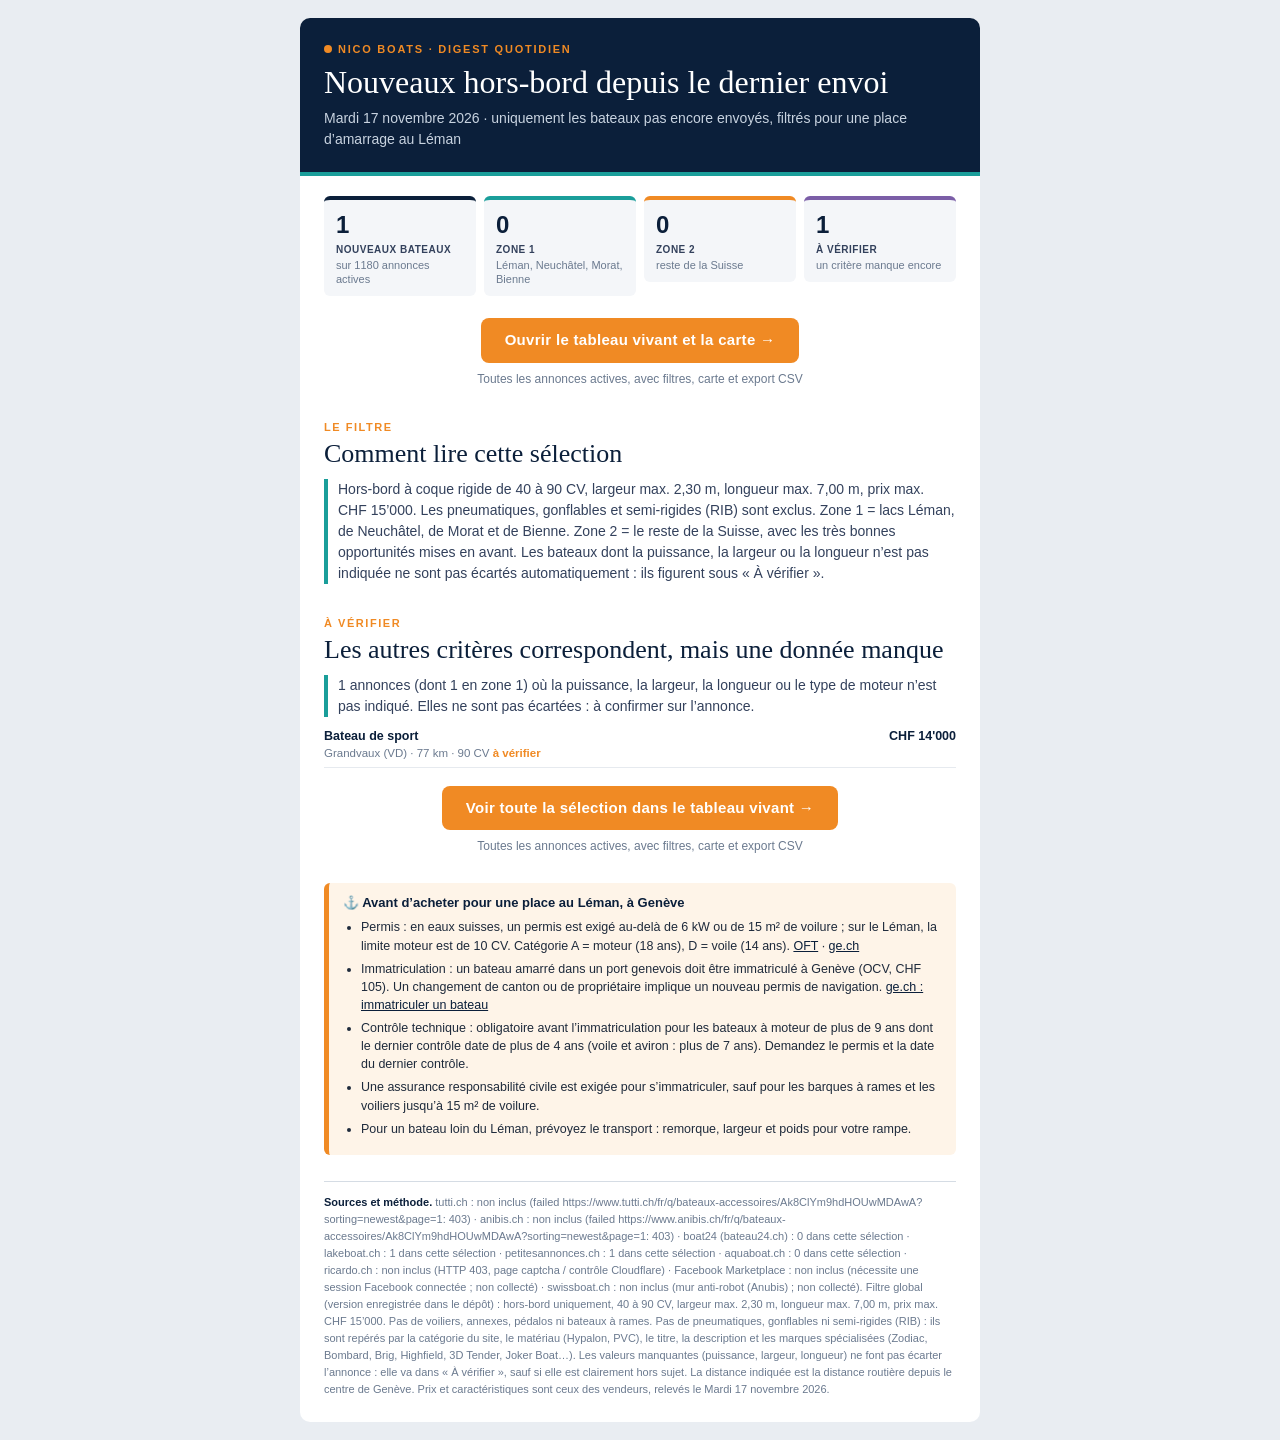
<file: digest/2026-11-17.html>
<!DOCTYPE html><html lang="fr"><head><meta charset="utf-8"><meta name="viewport" content="width=device-width,initial-scale=1"><meta name="x-apple-disable-message-reformatting"><meta name="color-scheme" content="light"><meta name="supported-color-schemes" content="light"><title>Nico Boats · Mardi 17 novembre 2026</title><style>body{margin:0;padding:0;background:#E9EDF2;} a{color:#0B1F3A;} img{border:0;}@media only screen and (max-width:620px){ .wrap{width:100%!important;} .kpi{display:inline-block!important;width:50%!important;box-sizing:border-box;padding:4px!important;}.stack{display:block!important;width:100%!important;box-sizing:border-box;} .pad{padding-left:14px!important;padding-right:14px!important;} .hide-m{display:none!important;} }</style></head><body style="margin:0;padding:0;background:#E9EDF2;"><div style="display:none;max-height:0;overflow:hidden;">1 bateaux hors-bord retenus · 0 en zone prioritaire · 0 très bonnes opportunités</div><table role="presentation" width="100%" cellpadding="0" cellspacing="0" style="background:#E9EDF2;"><tr><td align="center" style="padding:18px 8px;"><table role="presentation" class="wrap" width="680" cellpadding="0" cellspacing="0" style="width:680px;max-width:680px;background:#FFFFFF;border-radius:10px;overflow:hidden;"><tr><td style="background:#0B1F3A;padding:26px 24px 22px 24px;" class="pad"><div style="font:900 11px/1 Helvetica,Arial,sans-serif;letter-spacing:.16em;color:#F08A24;text-transform:uppercase;"><span style="display:inline-block;width:8px;height:8px;border-radius:50%;background:#F08A24;margin-right:6px;"></span>Nico Boats · Digest quotidien</div><div style="font:400 32px/1.1 Georgia,'Times New Roman',serif;color:#FFFFFF;margin-top:10px;">Nouveaux hors-bord depuis le dernier envoi</div><div style="font:400 14px/1.5 Helvetica,Arial,sans-serif;color:#C8D3E0;margin-top:8px;">Mardi 17 novembre 2026 · uniquement les bateaux pas encore envoyés, filtrés pour une place d’amarrage au Léman</div></td></tr><tr><td style="background:#1A9E9A;height:4px;font-size:0;line-height:0;">&nbsp;</td></tr><tr><td style="padding:20px 20px 4px 20px;" class="pad"><table role="presentation" width="100%" cellpadding="0" cellspacing="0"><tr><td class="kpi" width="25%" valign="top" style="padding:0 4px;"><table role="presentation" width="100%" cellpadding="0" cellspacing="0" style="background:#F4F6F9;border-top:4px solid #0B1F3A;border-radius:6px;"><tr><td style="padding:12px 12px 10px 12px;"><div style="font:900 24px/1.1 Helvetica,Arial,sans-serif;color:#0B1F3A;">1</div><div style="font:700 10px/1.3 Helvetica,Arial,sans-serif;color:#33415C;text-transform:uppercase;letter-spacing:.05em;margin-top:4px;">Nouveaux bateaux</div><div style="font:400 11px/1.3 Helvetica,Arial,sans-serif;color:#6B7A8F;margin-top:2px;">sur 1180 annonces actives</div></td></tr></table></td><td class="kpi" width="25%" valign="top" style="padding:0 4px;"><table role="presentation" width="100%" cellpadding="0" cellspacing="0" style="background:#F4F6F9;border-top:4px solid #1A9E9A;border-radius:6px;"><tr><td style="padding:12px 12px 10px 12px;"><div style="font:900 24px/1.1 Helvetica,Arial,sans-serif;color:#0B1F3A;">0</div><div style="font:700 10px/1.3 Helvetica,Arial,sans-serif;color:#33415C;text-transform:uppercase;letter-spacing:.05em;margin-top:4px;">Zone 1</div><div style="font:400 11px/1.3 Helvetica,Arial,sans-serif;color:#6B7A8F;margin-top:2px;">Léman, Neuchâtel, Morat, Bienne</div></td></tr></table></td><td class="kpi" width="25%" valign="top" style="padding:0 4px;"><table role="presentation" width="100%" cellpadding="0" cellspacing="0" style="background:#F4F6F9;border-top:4px solid #F08A24;border-radius:6px;"><tr><td style="padding:12px 12px 10px 12px;"><div style="font:900 24px/1.1 Helvetica,Arial,sans-serif;color:#0B1F3A;">0</div><div style="font:700 10px/1.3 Helvetica,Arial,sans-serif;color:#33415C;text-transform:uppercase;letter-spacing:.05em;margin-top:4px;">Zone 2</div><div style="font:400 11px/1.3 Helvetica,Arial,sans-serif;color:#6B7A8F;margin-top:2px;">reste de la Suisse</div></td></tr></table></td><td class="kpi" width="25%" valign="top" style="padding:0 4px;"><table role="presentation" width="100%" cellpadding="0" cellspacing="0" style="background:#F4F6F9;border-top:4px solid #7B5EA7;border-radius:6px;"><tr><td style="padding:12px 12px 10px 12px;"><div style="font:900 24px/1.1 Helvetica,Arial,sans-serif;color:#0B1F3A;">1</div><div style="font:700 10px/1.3 Helvetica,Arial,sans-serif;color:#33415C;text-transform:uppercase;letter-spacing:.05em;margin-top:4px;">À vérifier</div><div style="font:400 11px/1.3 Helvetica,Arial,sans-serif;color:#6B7A8F;margin-top:2px;">un critère manque encore</div></td></tr></table></td></tr></table></td></tr><tr><td align="center" style="padding:18px 24px 6px 24px;" class="pad"><a href="https://gael7777.github.io/nico-boats/" style="display:inline-block;background:#F08A24;color:#FFFFFF;font:900 15px/1.1 Helvetica,Arial,sans-serif;padding:14px 24px;border-radius:8px;text-decoration:none;letter-spacing:.02em;">Ouvrir le tableau vivant et la carte →</a><div style="font:400 12px/1.45 Helvetica,Arial,sans-serif;color:#6B7A8F;margin-top:8px;">Toutes les annonces actives, avec filtres, carte et export CSV</div></td></tr><tr><td style="padding:28px 24px 6px 24px;"><div style="font:900 11px/1 Helvetica,Arial,sans-serif;letter-spacing:.14em;color:#F08A24;text-transform:uppercase;">Le filtre</div><div style="font:400 26px/1.15 Georgia,'Times New Roman',serif;color:#0B1F3A;margin-top:6px;">Comment lire cette sélection</div><div style="font:400 14px/1.5 Helvetica,Arial,sans-serif;color:#33415C;border-left:4px solid #1A9E9A;padding-left:10px;margin-top:10px;">Hors-bord à coque rigide de 40 à 90 CV, largeur max. 2,30 m, longueur max. 7,00 m, prix max. CHF 15’000. Les pneumatiques, gonflables et semi-rigides (RIB) sont exclus. Zone 1 = lacs Léman, de Neuchâtel, de Morat et de Bienne. Zone 2 = le reste de la Suisse, avec les très bonnes opportunités mises en avant. Les bateaux dont la puissance, la largeur ou la longueur n’est pas indiquée ne sont pas écartés automatiquement : ils figurent sous « À vérifier ».</div></td></tr><tr><td style="padding:28px 24px 6px 24px;"><div style="font:900 11px/1 Helvetica,Arial,sans-serif;letter-spacing:.14em;color:#F08A24;text-transform:uppercase;">À vérifier</div><div style="font:400 26px/1.15 Georgia,'Times New Roman',serif;color:#0B1F3A;margin-top:6px;">Les autres critères correspondent, mais une donnée manque</div><div style="font:400 14px/1.5 Helvetica,Arial,sans-serif;color:#33415C;border-left:4px solid #1A9E9A;padding-left:10px;margin-top:10px;">1 annonces (dont 1 en zone 1) où la puissance, la largeur, la longueur ou le type de moteur n’est pas indiqué. Elles ne sont pas écartées : à confirmer sur l’annonce.</div></td></tr><tr><td style="padding:0 24px;" class="pad"><table role="presentation" width="100%" cellpadding="0" cellspacing="0"><tr><td style="padding:5px 0;border-bottom:1px solid #E6EAEF;font:400 12.5px/1.35 Helvetica,Arial,sans-serif;"><a href="https://lakeboat.ch/bateau-occasion-suisse/bateau-de-sport/" style="color:#0B1F3A;font-weight:700;text-decoration:none;">Bateau de sport</a><br><span style="color:#6B7A8F;font-size:11.5px;">Grandvaux (VD) · 77 km · 90 CV <span style="color:#F08A24;font-weight:700;">à vérifier</span></span></td><td align="right" valign="top" style="padding:5px 0 5px 8px;border-bottom:1px solid #E6EAEF;font:900 12.5px/1.35 Helvetica,Arial,sans-serif;color:#0B1F3A;white-space:nowrap;">CHF 14'000</td></tr></table></td></tr><tr><td align="center" style="padding:18px 24px 6px 24px;" class="pad"><a href="https://gael7777.github.io/nico-boats/" style="display:inline-block;background:#F08A24;color:#FFFFFF;font:900 15px/1.1 Helvetica,Arial,sans-serif;padding:14px 24px;border-radius:8px;text-decoration:none;letter-spacing:.02em;">Voir toute la sélection dans le tableau vivant →</a><div style="font:400 12px/1.45 Helvetica,Arial,sans-serif;color:#6B7A8F;margin-top:8px;">Toutes les annonces actives, avec filtres, carte et export CSV</div></td></tr><tr><td style="padding:22px 24px 0 24px;" class="pad"><table role="presentation" width="100%" cellpadding="0" cellspacing="0" style="background:#FEF4E8;border-left:5px solid #F08A24;border-radius:6px;"><tr><td style="padding:12px 14px;"><div style="font:900 13px/1.3 Helvetica,Arial,sans-serif;color:#0B1F3A;margin-bottom:6px;">⚓ Avant d’acheter pour une place au Léman, à Genève</div><ul style="margin:0;padding-left:18px;font:400 12.5px/1.45 Helvetica,Arial,sans-serif;color:#1E2A3B;"><li style="margin:0 0 5px 0;">Permis : en eaux suisses, un permis est exigé au-delà de 6 kW ou de 15 m² de voilure ; sur le Léman, la limite moteur est de 10 CV. Catégorie A = moteur (18 ans), D = voile (14 ans). <a href="https://www.bav.admin.ch/fr/navigation-de-plaisance">OFT</a> · <a href="https://www.ge.ch/obtenir-permis-conduire-bateaux">ge.ch</a></li><li style="margin:0 0 5px 0;">Immatriculation : un bateau amarré dans un port genevois doit être immatriculé à Genève (OCV, CHF 105). Un changement de canton ou de propriétaire implique un nouveau permis de navigation. <a href="https://www.ge.ch/immatriculer-bateau">ge.ch : immatriculer un bateau</a></li><li style="margin:0 0 5px 0;">Contrôle technique : obligatoire avant l’immatriculation pour les bateaux à moteur de plus de 9 ans dont le dernier contrôle date de plus de 4 ans (voile et aviron : plus de 7 ans). Demandez le permis et la date du dernier contrôle.</li><li style="margin:0 0 5px 0;">Une assurance responsabilité civile est exigée pour s’immatriculer, sauf pour les barques à rames et les voiliers jusqu’à 15 m² de voilure.</li><li style="margin:0 0 5px 0;">Pour un bateau loin du Léman, prévoyez le transport : remorque, largeur et poids pour votre rampe.</li></ul></td></tr></table></td></tr><tr><td style="padding:26px 24px 24px 24px;" class="pad"><table role="presentation" width="100%" cellpadding="0" cellspacing="0" style="border-top:1px solid #D5DCE4;"><tr><td style="padding-top:12px;font:400 11px/1.55 Helvetica,Arial,sans-serif;color:#6B7A8F;"><b style="color:#0B1F3A;">Sources et méthode.</b> tutti.ch : non inclus (failed https://www.tutti.ch/fr/q/bateaux-accessoires/Ak8ClYm9hdHOUwMDAwA?sorting=newest&amp;page=1: 403) · anibis.ch : non inclus (failed https://www.anibis.ch/fr/q/bateaux-accessoires/Ak8ClYm9hdHOUwMDAwA?sorting=newest&amp;page=1: 403) · boat24 (bateau24.ch) : 0 dans cette sélection · lakeboat.ch : 1 dans cette sélection · petitesannonces.ch : 1 dans cette sélection · aquaboat.ch : 0 dans cette sélection · ricardo.ch : non inclus (HTTP 403, page captcha / contrôle Cloudflare) · Facebook Marketplace : non inclus (nécessite une session Facebook connectée ; non collecté) · swissboat.ch : non inclus (mur anti-robot (Anubis) ; non collecté). Filtre global (version enregistrée dans le dépôt) : hors-bord uniquement, 40 à 90 CV, largeur max. 2,30 m, longueur max. 7,00 m, prix max. CHF 15’000. Pas de voiliers, annexes, pédalos ni bateaux à rames. Pas de pneumatiques, gonflables ni semi-rigides (RIB) : ils sont repérés par la catégorie du site, le matériau (Hypalon, PVC), le titre, la description et les marques spécialisées (Zodiac, Bombard, Brig, Highfield, 3D Tender, Joker Boat…). Les valeurs manquantes (puissance, largeur, longueur) ne font pas écarter l’annonce : elle va dans « À vérifier », sauf si elle est clairement hors sujet. La distance indiquée est la distance routière depuis le centre de Genève. Prix et caractéristiques sont ceux des vendeurs, relevés le Mardi 17 novembre 2026.</td></tr></table></td></tr></table></td></tr></table></body></html>
</file>
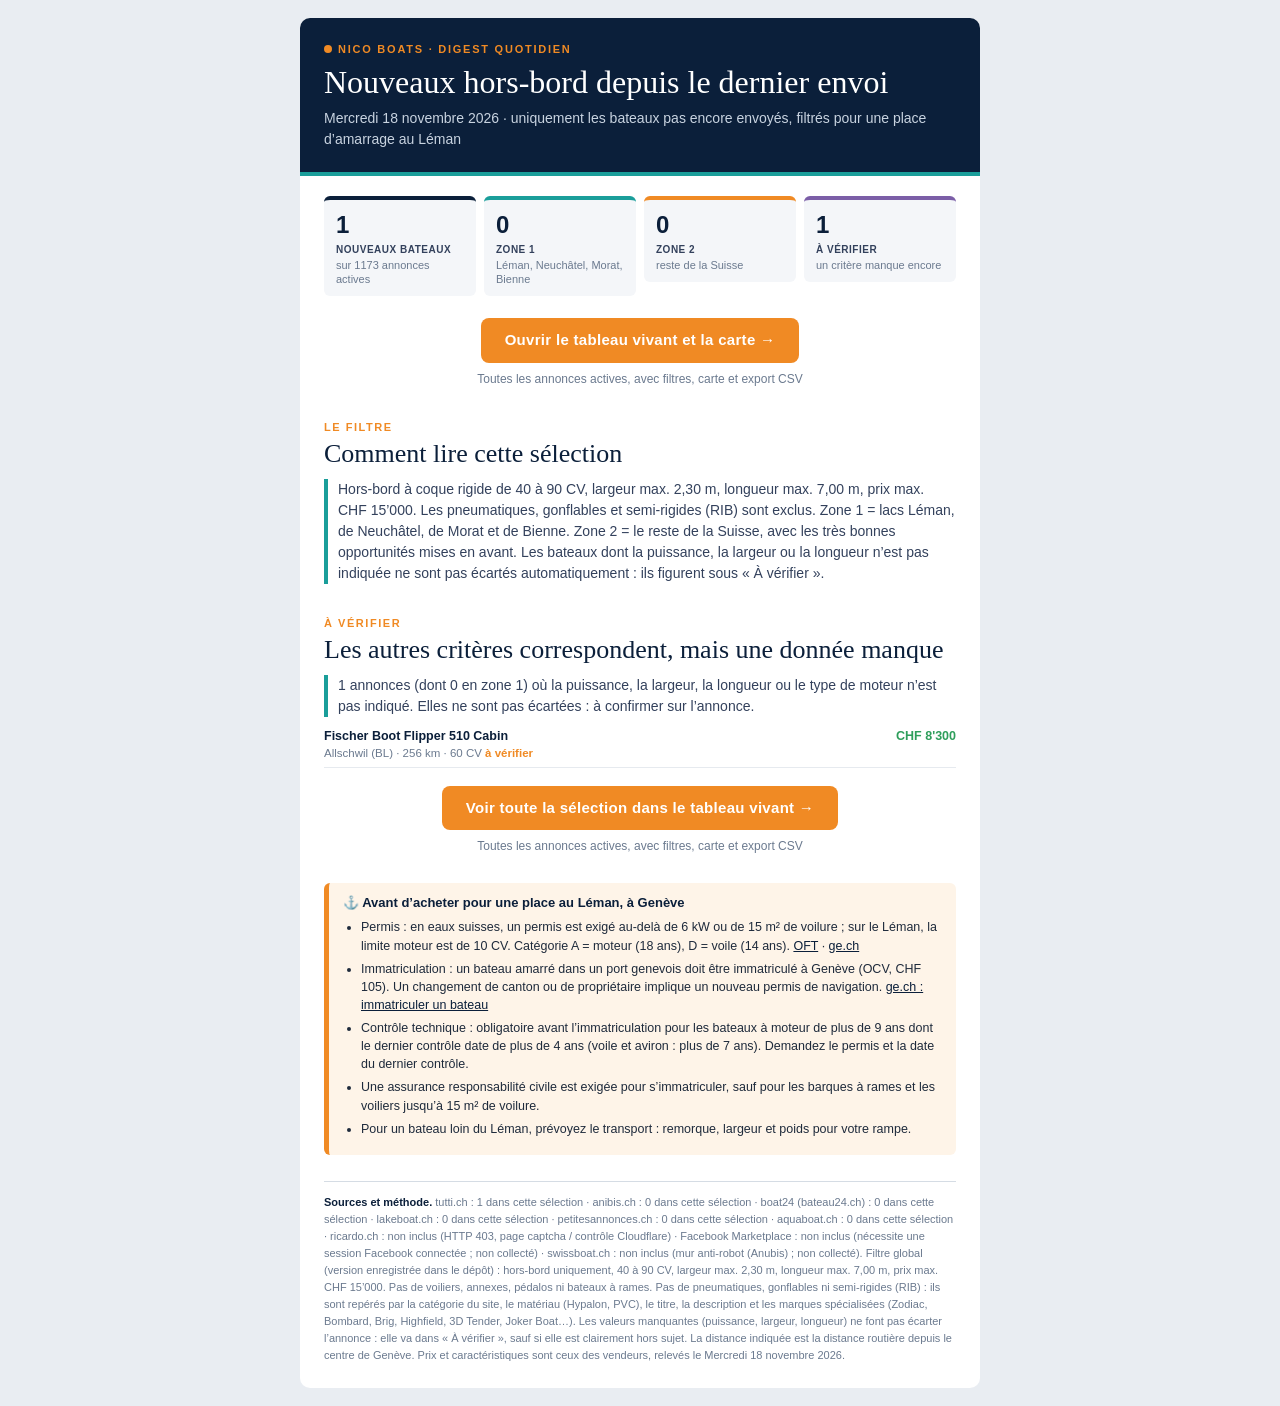
<file: digest/2026-11-18.html>
<!DOCTYPE html><html lang="fr"><head><meta charset="utf-8"><meta name="viewport" content="width=device-width,initial-scale=1"><meta name="x-apple-disable-message-reformatting"><meta name="color-scheme" content="light"><meta name="supported-color-schemes" content="light"><title>Nico Boats · Mercredi 18 novembre 2026</title><style>body{margin:0;padding:0;background:#E9EDF2;} a{color:#0B1F3A;} img{border:0;}@media only screen and (max-width:620px){ .wrap{width:100%!important;} .kpi{display:inline-block!important;width:50%!important;box-sizing:border-box;padding:4px!important;}.stack{display:block!important;width:100%!important;box-sizing:border-box;} .pad{padding-left:14px!important;padding-right:14px!important;} .hide-m{display:none!important;} }</style></head><body style="margin:0;padding:0;background:#E9EDF2;"><div style="display:none;max-height:0;overflow:hidden;">1 bateaux hors-bord retenus · 0 en zone prioritaire · 0 très bonnes opportunités</div><table role="presentation" width="100%" cellpadding="0" cellspacing="0" style="background:#E9EDF2;"><tr><td align="center" style="padding:18px 8px;"><table role="presentation" class="wrap" width="680" cellpadding="0" cellspacing="0" style="width:680px;max-width:680px;background:#FFFFFF;border-radius:10px;overflow:hidden;"><tr><td style="background:#0B1F3A;padding:26px 24px 22px 24px;" class="pad"><div style="font:900 11px/1 Helvetica,Arial,sans-serif;letter-spacing:.16em;color:#F08A24;text-transform:uppercase;"><span style="display:inline-block;width:8px;height:8px;border-radius:50%;background:#F08A24;margin-right:6px;"></span>Nico Boats · Digest quotidien</div><div style="font:400 32px/1.1 Georgia,'Times New Roman',serif;color:#FFFFFF;margin-top:10px;">Nouveaux hors-bord depuis le dernier envoi</div><div style="font:400 14px/1.5 Helvetica,Arial,sans-serif;color:#C8D3E0;margin-top:8px;">Mercredi 18 novembre 2026 · uniquement les bateaux pas encore envoyés, filtrés pour une place d’amarrage au Léman</div></td></tr><tr><td style="background:#1A9E9A;height:4px;font-size:0;line-height:0;">&nbsp;</td></tr><tr><td style="padding:20px 20px 4px 20px;" class="pad"><table role="presentation" width="100%" cellpadding="0" cellspacing="0"><tr><td class="kpi" width="25%" valign="top" style="padding:0 4px;"><table role="presentation" width="100%" cellpadding="0" cellspacing="0" style="background:#F4F6F9;border-top:4px solid #0B1F3A;border-radius:6px;"><tr><td style="padding:12px 12px 10px 12px;"><div style="font:900 24px/1.1 Helvetica,Arial,sans-serif;color:#0B1F3A;">1</div><div style="font:700 10px/1.3 Helvetica,Arial,sans-serif;color:#33415C;text-transform:uppercase;letter-spacing:.05em;margin-top:4px;">Nouveaux bateaux</div><div style="font:400 11px/1.3 Helvetica,Arial,sans-serif;color:#6B7A8F;margin-top:2px;">sur 1173 annonces actives</div></td></tr></table></td><td class="kpi" width="25%" valign="top" style="padding:0 4px;"><table role="presentation" width="100%" cellpadding="0" cellspacing="0" style="background:#F4F6F9;border-top:4px solid #1A9E9A;border-radius:6px;"><tr><td style="padding:12px 12px 10px 12px;"><div style="font:900 24px/1.1 Helvetica,Arial,sans-serif;color:#0B1F3A;">0</div><div style="font:700 10px/1.3 Helvetica,Arial,sans-serif;color:#33415C;text-transform:uppercase;letter-spacing:.05em;margin-top:4px;">Zone 1</div><div style="font:400 11px/1.3 Helvetica,Arial,sans-serif;color:#6B7A8F;margin-top:2px;">Léman, Neuchâtel, Morat, Bienne</div></td></tr></table></td><td class="kpi" width="25%" valign="top" style="padding:0 4px;"><table role="presentation" width="100%" cellpadding="0" cellspacing="0" style="background:#F4F6F9;border-top:4px solid #F08A24;border-radius:6px;"><tr><td style="padding:12px 12px 10px 12px;"><div style="font:900 24px/1.1 Helvetica,Arial,sans-serif;color:#0B1F3A;">0</div><div style="font:700 10px/1.3 Helvetica,Arial,sans-serif;color:#33415C;text-transform:uppercase;letter-spacing:.05em;margin-top:4px;">Zone 2</div><div style="font:400 11px/1.3 Helvetica,Arial,sans-serif;color:#6B7A8F;margin-top:2px;">reste de la Suisse</div></td></tr></table></td><td class="kpi" width="25%" valign="top" style="padding:0 4px;"><table role="presentation" width="100%" cellpadding="0" cellspacing="0" style="background:#F4F6F9;border-top:4px solid #7B5EA7;border-radius:6px;"><tr><td style="padding:12px 12px 10px 12px;"><div style="font:900 24px/1.1 Helvetica,Arial,sans-serif;color:#0B1F3A;">1</div><div style="font:700 10px/1.3 Helvetica,Arial,sans-serif;color:#33415C;text-transform:uppercase;letter-spacing:.05em;margin-top:4px;">À vérifier</div><div style="font:400 11px/1.3 Helvetica,Arial,sans-serif;color:#6B7A8F;margin-top:2px;">un critère manque encore</div></td></tr></table></td></tr></table></td></tr><tr><td align="center" style="padding:18px 24px 6px 24px;" class="pad"><a href="https://gael7777.github.io/nico-boats/" style="display:inline-block;background:#F08A24;color:#FFFFFF;font:900 15px/1.1 Helvetica,Arial,sans-serif;padding:14px 24px;border-radius:8px;text-decoration:none;letter-spacing:.02em;">Ouvrir le tableau vivant et la carte →</a><div style="font:400 12px/1.45 Helvetica,Arial,sans-serif;color:#6B7A8F;margin-top:8px;">Toutes les annonces actives, avec filtres, carte et export CSV</div></td></tr><tr><td style="padding:28px 24px 6px 24px;"><div style="font:900 11px/1 Helvetica,Arial,sans-serif;letter-spacing:.14em;color:#F08A24;text-transform:uppercase;">Le filtre</div><div style="font:400 26px/1.15 Georgia,'Times New Roman',serif;color:#0B1F3A;margin-top:6px;">Comment lire cette sélection</div><div style="font:400 14px/1.5 Helvetica,Arial,sans-serif;color:#33415C;border-left:4px solid #1A9E9A;padding-left:10px;margin-top:10px;">Hors-bord à coque rigide de 40 à 90 CV, largeur max. 2,30 m, longueur max. 7,00 m, prix max. CHF 15’000. Les pneumatiques, gonflables et semi-rigides (RIB) sont exclus. Zone 1 = lacs Léman, de Neuchâtel, de Morat et de Bienne. Zone 2 = le reste de la Suisse, avec les très bonnes opportunités mises en avant. Les bateaux dont la puissance, la largeur ou la longueur n’est pas indiquée ne sont pas écartés automatiquement : ils figurent sous « À vérifier ».</div></td></tr><tr><td style="padding:28px 24px 6px 24px;"><div style="font:900 11px/1 Helvetica,Arial,sans-serif;letter-spacing:.14em;color:#F08A24;text-transform:uppercase;">À vérifier</div><div style="font:400 26px/1.15 Georgia,'Times New Roman',serif;color:#0B1F3A;margin-top:6px;">Les autres critères correspondent, mais une donnée manque</div><div style="font:400 14px/1.5 Helvetica,Arial,sans-serif;color:#33415C;border-left:4px solid #1A9E9A;padding-left:10px;margin-top:10px;">1 annonces (dont 0 en zone 1) où la puissance, la largeur, la longueur ou le type de moteur n’est pas indiqué. Elles ne sont pas écartées : à confirmer sur l’annonce.</div></td></tr><tr><td style="padding:0 24px;" class="pad"><table role="presentation" width="100%" cellpadding="0" cellspacing="0"><tr><td style="padding:5px 0;border-bottom:1px solid #E6EAEF;font:400 12.5px/1.35 Helvetica,Arial,sans-serif;"><a href="https://www.tutti.ch/fr/vi/83530159" style="color:#0B1F3A;font-weight:700;text-decoration:none;">Fischer Boot Flipper 510 Cabin</a><br><span style="color:#6B7A8F;font-size:11.5px;">Allschwil (BL) · 256 km · 60 CV <span style="color:#F08A24;font-weight:700;">à vérifier</span></span></td><td align="right" valign="top" style="padding:5px 0 5px 8px;border-bottom:1px solid #E6EAEF;font:900 12.5px/1.35 Helvetica,Arial,sans-serif;color:#2E9E5B;white-space:nowrap;">CHF 8'300</td></tr></table></td></tr><tr><td align="center" style="padding:18px 24px 6px 24px;" class="pad"><a href="https://gael7777.github.io/nico-boats/" style="display:inline-block;background:#F08A24;color:#FFFFFF;font:900 15px/1.1 Helvetica,Arial,sans-serif;padding:14px 24px;border-radius:8px;text-decoration:none;letter-spacing:.02em;">Voir toute la sélection dans le tableau vivant →</a><div style="font:400 12px/1.45 Helvetica,Arial,sans-serif;color:#6B7A8F;margin-top:8px;">Toutes les annonces actives, avec filtres, carte et export CSV</div></td></tr><tr><td style="padding:22px 24px 0 24px;" class="pad"><table role="presentation" width="100%" cellpadding="0" cellspacing="0" style="background:#FEF4E8;border-left:5px solid #F08A24;border-radius:6px;"><tr><td style="padding:12px 14px;"><div style="font:900 13px/1.3 Helvetica,Arial,sans-serif;color:#0B1F3A;margin-bottom:6px;">⚓ Avant d’acheter pour une place au Léman, à Genève</div><ul style="margin:0;padding-left:18px;font:400 12.5px/1.45 Helvetica,Arial,sans-serif;color:#1E2A3B;"><li style="margin:0 0 5px 0;">Permis : en eaux suisses, un permis est exigé au-delà de 6 kW ou de 15 m² de voilure ; sur le Léman, la limite moteur est de 10 CV. Catégorie A = moteur (18 ans), D = voile (14 ans). <a href="https://www.bav.admin.ch/fr/navigation-de-plaisance">OFT</a> · <a href="https://www.ge.ch/obtenir-permis-conduire-bateaux">ge.ch</a></li><li style="margin:0 0 5px 0;">Immatriculation : un bateau amarré dans un port genevois doit être immatriculé à Genève (OCV, CHF 105). Un changement de canton ou de propriétaire implique un nouveau permis de navigation. <a href="https://www.ge.ch/immatriculer-bateau">ge.ch : immatriculer un bateau</a></li><li style="margin:0 0 5px 0;">Contrôle technique : obligatoire avant l’immatriculation pour les bateaux à moteur de plus de 9 ans dont le dernier contrôle date de plus de 4 ans (voile et aviron : plus de 7 ans). Demandez le permis et la date du dernier contrôle.</li><li style="margin:0 0 5px 0;">Une assurance responsabilité civile est exigée pour s’immatriculer, sauf pour les barques à rames et les voiliers jusqu’à 15 m² de voilure.</li><li style="margin:0 0 5px 0;">Pour un bateau loin du Léman, prévoyez le transport : remorque, largeur et poids pour votre rampe.</li></ul></td></tr></table></td></tr><tr><td style="padding:26px 24px 24px 24px;" class="pad"><table role="presentation" width="100%" cellpadding="0" cellspacing="0" style="border-top:1px solid #D5DCE4;"><tr><td style="padding-top:12px;font:400 11px/1.55 Helvetica,Arial,sans-serif;color:#6B7A8F;"><b style="color:#0B1F3A;">Sources et méthode.</b> tutti.ch : 1 dans cette sélection · anibis.ch : 0 dans cette sélection · boat24 (bateau24.ch) : 0 dans cette sélection · lakeboat.ch : 0 dans cette sélection · petitesannonces.ch : 0 dans cette sélection · aquaboat.ch : 0 dans cette sélection · ricardo.ch : non inclus (HTTP 403, page captcha / contrôle Cloudflare) · Facebook Marketplace : non inclus (nécessite une session Facebook connectée ; non collecté) · swissboat.ch : non inclus (mur anti-robot (Anubis) ; non collecté). Filtre global (version enregistrée dans le dépôt) : hors-bord uniquement, 40 à 90 CV, largeur max. 2,30 m, longueur max. 7,00 m, prix max. CHF 15’000. Pas de voiliers, annexes, pédalos ni bateaux à rames. Pas de pneumatiques, gonflables ni semi-rigides (RIB) : ils sont repérés par la catégorie du site, le matériau (Hypalon, PVC), le titre, la description et les marques spécialisées (Zodiac, Bombard, Brig, Highfield, 3D Tender, Joker Boat…). Les valeurs manquantes (puissance, largeur, longueur) ne font pas écarter l’annonce : elle va dans « À vérifier », sauf si elle est clairement hors sujet. La distance indiquée est la distance routière depuis le centre de Genève. Prix et caractéristiques sont ceux des vendeurs, relevés le Mercredi 18 novembre 2026.</td></tr></table></td></tr></table></td></tr></table></body></html>
</file>
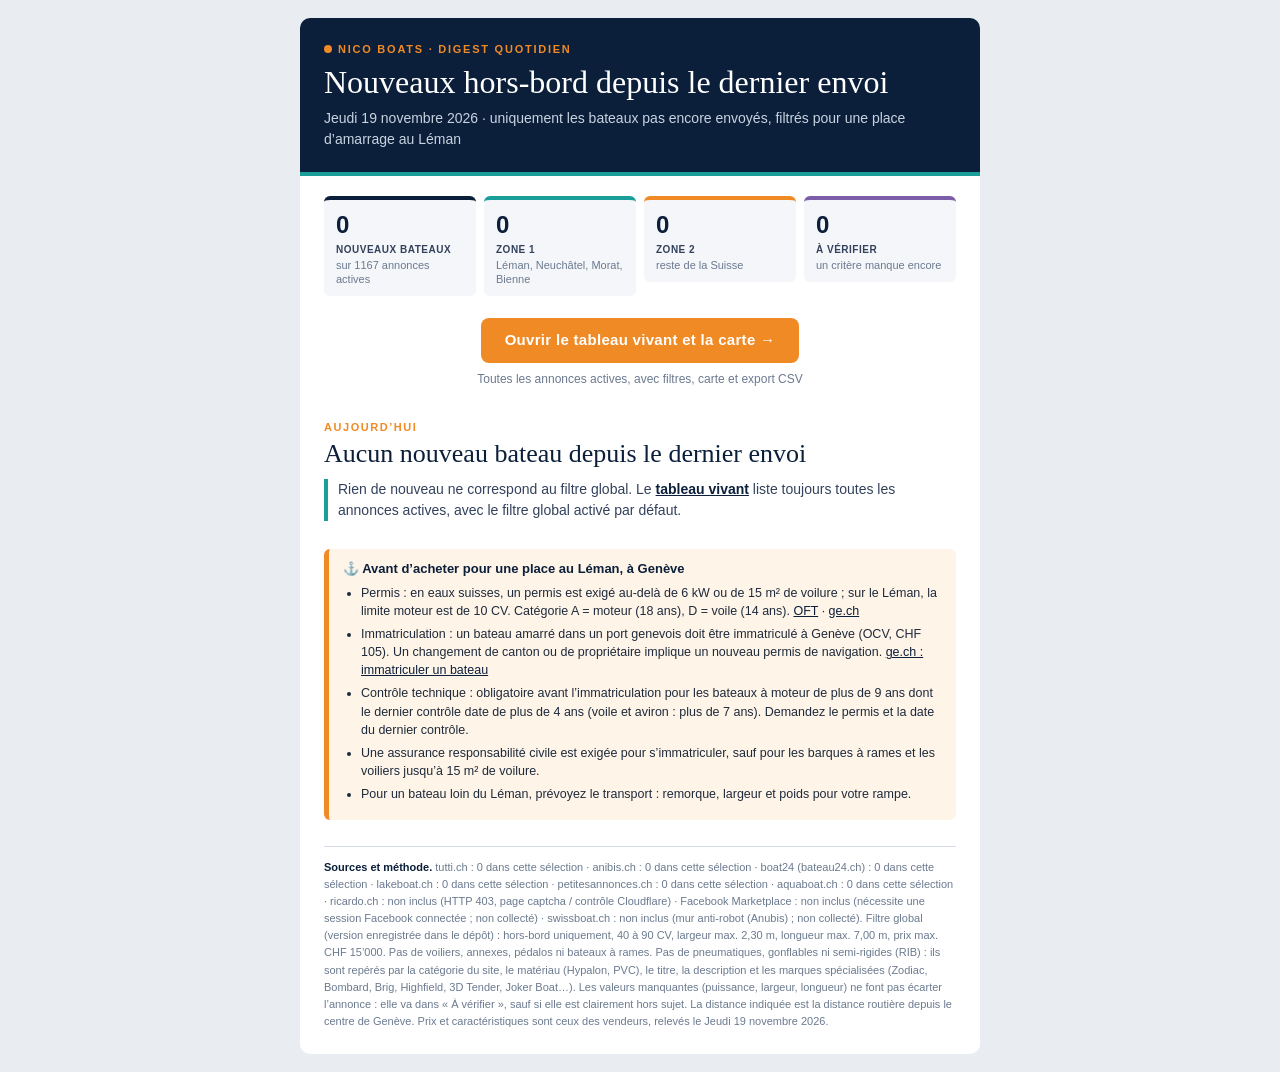
<file: digest/2026-11-19.html>
<!DOCTYPE html><html lang="fr"><head><meta charset="utf-8"><meta name="viewport" content="width=device-width,initial-scale=1"><meta name="x-apple-disable-message-reformatting"><meta name="color-scheme" content="light"><meta name="supported-color-schemes" content="light"><title>Nico Boats · Jeudi 19 novembre 2026</title><style>body{margin:0;padding:0;background:#E9EDF2;} a{color:#0B1F3A;} img{border:0;}@media only screen and (max-width:620px){ .wrap{width:100%!important;} .kpi{display:inline-block!important;width:50%!important;box-sizing:border-box;padding:4px!important;}.stack{display:block!important;width:100%!important;box-sizing:border-box;} .pad{padding-left:14px!important;padding-right:14px!important;} .hide-m{display:none!important;} }</style></head><body style="margin:0;padding:0;background:#E9EDF2;"><div style="display:none;max-height:0;overflow:hidden;">0 bateaux hors-bord retenus · 0 en zone prioritaire · 0 très bonnes opportunités</div><table role="presentation" width="100%" cellpadding="0" cellspacing="0" style="background:#E9EDF2;"><tr><td align="center" style="padding:18px 8px;"><table role="presentation" class="wrap" width="680" cellpadding="0" cellspacing="0" style="width:680px;max-width:680px;background:#FFFFFF;border-radius:10px;overflow:hidden;"><tr><td style="background:#0B1F3A;padding:26px 24px 22px 24px;" class="pad"><div style="font:900 11px/1 Helvetica,Arial,sans-serif;letter-spacing:.16em;color:#F08A24;text-transform:uppercase;"><span style="display:inline-block;width:8px;height:8px;border-radius:50%;background:#F08A24;margin-right:6px;"></span>Nico Boats · Digest quotidien</div><div style="font:400 32px/1.1 Georgia,'Times New Roman',serif;color:#FFFFFF;margin-top:10px;">Nouveaux hors-bord depuis le dernier envoi</div><div style="font:400 14px/1.5 Helvetica,Arial,sans-serif;color:#C8D3E0;margin-top:8px;">Jeudi 19 novembre 2026 · uniquement les bateaux pas encore envoyés, filtrés pour une place d’amarrage au Léman</div></td></tr><tr><td style="background:#1A9E9A;height:4px;font-size:0;line-height:0;">&nbsp;</td></tr><tr><td style="padding:20px 20px 4px 20px;" class="pad"><table role="presentation" width="100%" cellpadding="0" cellspacing="0"><tr><td class="kpi" width="25%" valign="top" style="padding:0 4px;"><table role="presentation" width="100%" cellpadding="0" cellspacing="0" style="background:#F4F6F9;border-top:4px solid #0B1F3A;border-radius:6px;"><tr><td style="padding:12px 12px 10px 12px;"><div style="font:900 24px/1.1 Helvetica,Arial,sans-serif;color:#0B1F3A;">0</div><div style="font:700 10px/1.3 Helvetica,Arial,sans-serif;color:#33415C;text-transform:uppercase;letter-spacing:.05em;margin-top:4px;">Nouveaux bateaux</div><div style="font:400 11px/1.3 Helvetica,Arial,sans-serif;color:#6B7A8F;margin-top:2px;">sur 1167 annonces actives</div></td></tr></table></td><td class="kpi" width="25%" valign="top" style="padding:0 4px;"><table role="presentation" width="100%" cellpadding="0" cellspacing="0" style="background:#F4F6F9;border-top:4px solid #1A9E9A;border-radius:6px;"><tr><td style="padding:12px 12px 10px 12px;"><div style="font:900 24px/1.1 Helvetica,Arial,sans-serif;color:#0B1F3A;">0</div><div style="font:700 10px/1.3 Helvetica,Arial,sans-serif;color:#33415C;text-transform:uppercase;letter-spacing:.05em;margin-top:4px;">Zone 1</div><div style="font:400 11px/1.3 Helvetica,Arial,sans-serif;color:#6B7A8F;margin-top:2px;">Léman, Neuchâtel, Morat, Bienne</div></td></tr></table></td><td class="kpi" width="25%" valign="top" style="padding:0 4px;"><table role="presentation" width="100%" cellpadding="0" cellspacing="0" style="background:#F4F6F9;border-top:4px solid #F08A24;border-radius:6px;"><tr><td style="padding:12px 12px 10px 12px;"><div style="font:900 24px/1.1 Helvetica,Arial,sans-serif;color:#0B1F3A;">0</div><div style="font:700 10px/1.3 Helvetica,Arial,sans-serif;color:#33415C;text-transform:uppercase;letter-spacing:.05em;margin-top:4px;">Zone 2</div><div style="font:400 11px/1.3 Helvetica,Arial,sans-serif;color:#6B7A8F;margin-top:2px;">reste de la Suisse</div></td></tr></table></td><td class="kpi" width="25%" valign="top" style="padding:0 4px;"><table role="presentation" width="100%" cellpadding="0" cellspacing="0" style="background:#F4F6F9;border-top:4px solid #7B5EA7;border-radius:6px;"><tr><td style="padding:12px 12px 10px 12px;"><div style="font:900 24px/1.1 Helvetica,Arial,sans-serif;color:#0B1F3A;">0</div><div style="font:700 10px/1.3 Helvetica,Arial,sans-serif;color:#33415C;text-transform:uppercase;letter-spacing:.05em;margin-top:4px;">À vérifier</div><div style="font:400 11px/1.3 Helvetica,Arial,sans-serif;color:#6B7A8F;margin-top:2px;">un critère manque encore</div></td></tr></table></td></tr></table></td></tr><tr><td align="center" style="padding:18px 24px 6px 24px;" class="pad"><a href="https://gael7777.github.io/nico-boats/" style="display:inline-block;background:#F08A24;color:#FFFFFF;font:900 15px/1.1 Helvetica,Arial,sans-serif;padding:14px 24px;border-radius:8px;text-decoration:none;letter-spacing:.02em;">Ouvrir le tableau vivant et la carte →</a><div style="font:400 12px/1.45 Helvetica,Arial,sans-serif;color:#6B7A8F;margin-top:8px;">Toutes les annonces actives, avec filtres, carte et export CSV</div></td></tr><tr><td style="padding:28px 24px 6px 24px;"><div style="font:900 11px/1 Helvetica,Arial,sans-serif;letter-spacing:.14em;color:#F08A24;text-transform:uppercase;">Aujourd’hui</div><div style="font:400 26px/1.15 Georgia,'Times New Roman',serif;color:#0B1F3A;margin-top:6px;">Aucun nouveau bateau depuis le dernier envoi</div><div style="font:400 14px/1.5 Helvetica,Arial,sans-serif;color:#33415C;border-left:4px solid #1A9E9A;padding-left:10px;margin-top:10px;">Rien de nouveau ne correspond au filtre global. Le <a href="https://gael7777.github.io/nico-boats/" style="color:#0B1F3A;font-weight:700;">tableau vivant</a> liste toujours toutes les annonces actives, avec le filtre global activé par défaut.</div></td></tr><tr><td style="padding:22px 24px 0 24px;" class="pad"><table role="presentation" width="100%" cellpadding="0" cellspacing="0" style="background:#FEF4E8;border-left:5px solid #F08A24;border-radius:6px;"><tr><td style="padding:12px 14px;"><div style="font:900 13px/1.3 Helvetica,Arial,sans-serif;color:#0B1F3A;margin-bottom:6px;">⚓ Avant d’acheter pour une place au Léman, à Genève</div><ul style="margin:0;padding-left:18px;font:400 12.5px/1.45 Helvetica,Arial,sans-serif;color:#1E2A3B;"><li style="margin:0 0 5px 0;">Permis : en eaux suisses, un permis est exigé au-delà de 6 kW ou de 15 m² de voilure ; sur le Léman, la limite moteur est de 10 CV. Catégorie A = moteur (18 ans), D = voile (14 ans). <a href="https://www.bav.admin.ch/fr/navigation-de-plaisance">OFT</a> · <a href="https://www.ge.ch/obtenir-permis-conduire-bateaux">ge.ch</a></li><li style="margin:0 0 5px 0;">Immatriculation : un bateau amarré dans un port genevois doit être immatriculé à Genève (OCV, CHF 105). Un changement de canton ou de propriétaire implique un nouveau permis de navigation. <a href="https://www.ge.ch/immatriculer-bateau">ge.ch : immatriculer un bateau</a></li><li style="margin:0 0 5px 0;">Contrôle technique : obligatoire avant l’immatriculation pour les bateaux à moteur de plus de 9 ans dont le dernier contrôle date de plus de 4 ans (voile et aviron : plus de 7 ans). Demandez le permis et la date du dernier contrôle.</li><li style="margin:0 0 5px 0;">Une assurance responsabilité civile est exigée pour s’immatriculer, sauf pour les barques à rames et les voiliers jusqu’à 15 m² de voilure.</li><li style="margin:0 0 5px 0;">Pour un bateau loin du Léman, prévoyez le transport : remorque, largeur et poids pour votre rampe.</li></ul></td></tr></table></td></tr><tr><td style="padding:26px 24px 24px 24px;" class="pad"><table role="presentation" width="100%" cellpadding="0" cellspacing="0" style="border-top:1px solid #D5DCE4;"><tr><td style="padding-top:12px;font:400 11px/1.55 Helvetica,Arial,sans-serif;color:#6B7A8F;"><b style="color:#0B1F3A;">Sources et méthode.</b> tutti.ch : 0 dans cette sélection · anibis.ch : 0 dans cette sélection · boat24 (bateau24.ch) : 0 dans cette sélection · lakeboat.ch : 0 dans cette sélection · petitesannonces.ch : 0 dans cette sélection · aquaboat.ch : 0 dans cette sélection · ricardo.ch : non inclus (HTTP 403, page captcha / contrôle Cloudflare) · Facebook Marketplace : non inclus (nécessite une session Facebook connectée ; non collecté) · swissboat.ch : non inclus (mur anti-robot (Anubis) ; non collecté). Filtre global (version enregistrée dans le dépôt) : hors-bord uniquement, 40 à 90 CV, largeur max. 2,30 m, longueur max. 7,00 m, prix max. CHF 15’000. Pas de voiliers, annexes, pédalos ni bateaux à rames. Pas de pneumatiques, gonflables ni semi-rigides (RIB) : ils sont repérés par la catégorie du site, le matériau (Hypalon, PVC), le titre, la description et les marques spécialisées (Zodiac, Bombard, Brig, Highfield, 3D Tender, Joker Boat…). Les valeurs manquantes (puissance, largeur, longueur) ne font pas écarter l’annonce : elle va dans « À vérifier », sauf si elle est clairement hors sujet. La distance indiquée est la distance routière depuis le centre de Genève. Prix et caractéristiques sont ceux des vendeurs, relevés le Jeudi 19 novembre 2026.</td></tr></table></td></tr></table></td></tr></table></body></html>
</file>
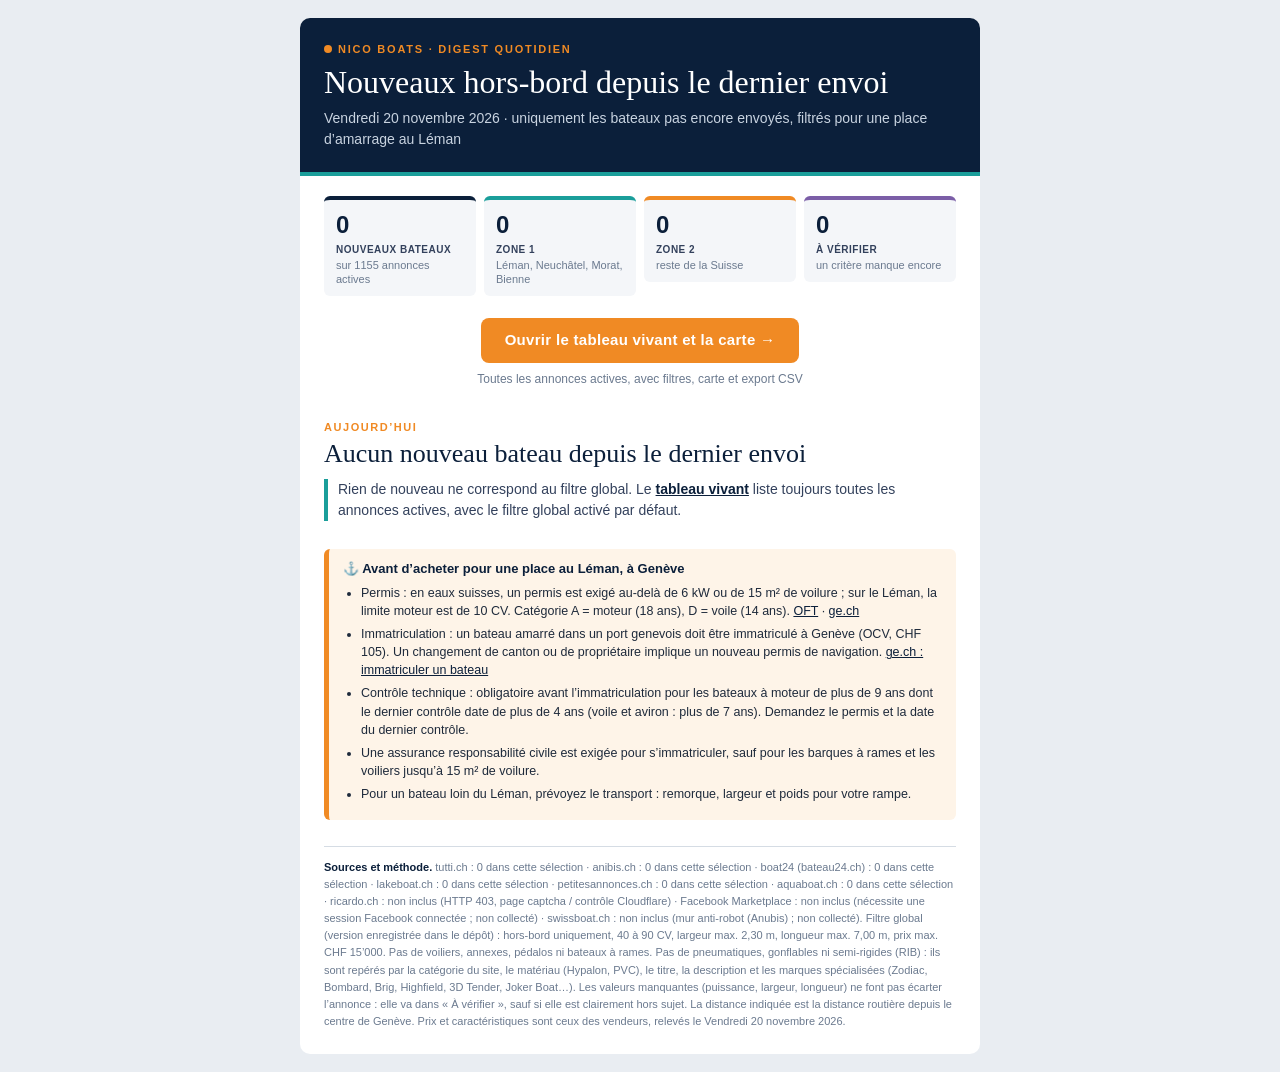
<file: digest/2026-11-20.html>
<!DOCTYPE html><html lang="fr"><head><meta charset="utf-8"><meta name="viewport" content="width=device-width,initial-scale=1"><meta name="x-apple-disable-message-reformatting"><meta name="color-scheme" content="light"><meta name="supported-color-schemes" content="light"><title>Nico Boats · Vendredi 20 novembre 2026</title><style>body{margin:0;padding:0;background:#E9EDF2;} a{color:#0B1F3A;} img{border:0;}@media only screen and (max-width:620px){ .wrap{width:100%!important;} .kpi{display:inline-block!important;width:50%!important;box-sizing:border-box;padding:4px!important;}.stack{display:block!important;width:100%!important;box-sizing:border-box;} .pad{padding-left:14px!important;padding-right:14px!important;} .hide-m{display:none!important;} }</style></head><body style="margin:0;padding:0;background:#E9EDF2;"><div style="display:none;max-height:0;overflow:hidden;">0 bateaux hors-bord retenus · 0 en zone prioritaire · 0 très bonnes opportunités</div><table role="presentation" width="100%" cellpadding="0" cellspacing="0" style="background:#E9EDF2;"><tr><td align="center" style="padding:18px 8px;"><table role="presentation" class="wrap" width="680" cellpadding="0" cellspacing="0" style="width:680px;max-width:680px;background:#FFFFFF;border-radius:10px;overflow:hidden;"><tr><td style="background:#0B1F3A;padding:26px 24px 22px 24px;" class="pad"><div style="font:900 11px/1 Helvetica,Arial,sans-serif;letter-spacing:.16em;color:#F08A24;text-transform:uppercase;"><span style="display:inline-block;width:8px;height:8px;border-radius:50%;background:#F08A24;margin-right:6px;"></span>Nico Boats · Digest quotidien</div><div style="font:400 32px/1.1 Georgia,'Times New Roman',serif;color:#FFFFFF;margin-top:10px;">Nouveaux hors-bord depuis le dernier envoi</div><div style="font:400 14px/1.5 Helvetica,Arial,sans-serif;color:#C8D3E0;margin-top:8px;">Vendredi 20 novembre 2026 · uniquement les bateaux pas encore envoyés, filtrés pour une place d’amarrage au Léman</div></td></tr><tr><td style="background:#1A9E9A;height:4px;font-size:0;line-height:0;">&nbsp;</td></tr><tr><td style="padding:20px 20px 4px 20px;" class="pad"><table role="presentation" width="100%" cellpadding="0" cellspacing="0"><tr><td class="kpi" width="25%" valign="top" style="padding:0 4px;"><table role="presentation" width="100%" cellpadding="0" cellspacing="0" style="background:#F4F6F9;border-top:4px solid #0B1F3A;border-radius:6px;"><tr><td style="padding:12px 12px 10px 12px;"><div style="font:900 24px/1.1 Helvetica,Arial,sans-serif;color:#0B1F3A;">0</div><div style="font:700 10px/1.3 Helvetica,Arial,sans-serif;color:#33415C;text-transform:uppercase;letter-spacing:.05em;margin-top:4px;">Nouveaux bateaux</div><div style="font:400 11px/1.3 Helvetica,Arial,sans-serif;color:#6B7A8F;margin-top:2px;">sur 1155 annonces actives</div></td></tr></table></td><td class="kpi" width="25%" valign="top" style="padding:0 4px;"><table role="presentation" width="100%" cellpadding="0" cellspacing="0" style="background:#F4F6F9;border-top:4px solid #1A9E9A;border-radius:6px;"><tr><td style="padding:12px 12px 10px 12px;"><div style="font:900 24px/1.1 Helvetica,Arial,sans-serif;color:#0B1F3A;">0</div><div style="font:700 10px/1.3 Helvetica,Arial,sans-serif;color:#33415C;text-transform:uppercase;letter-spacing:.05em;margin-top:4px;">Zone 1</div><div style="font:400 11px/1.3 Helvetica,Arial,sans-serif;color:#6B7A8F;margin-top:2px;">Léman, Neuchâtel, Morat, Bienne</div></td></tr></table></td><td class="kpi" width="25%" valign="top" style="padding:0 4px;"><table role="presentation" width="100%" cellpadding="0" cellspacing="0" style="background:#F4F6F9;border-top:4px solid #F08A24;border-radius:6px;"><tr><td style="padding:12px 12px 10px 12px;"><div style="font:900 24px/1.1 Helvetica,Arial,sans-serif;color:#0B1F3A;">0</div><div style="font:700 10px/1.3 Helvetica,Arial,sans-serif;color:#33415C;text-transform:uppercase;letter-spacing:.05em;margin-top:4px;">Zone 2</div><div style="font:400 11px/1.3 Helvetica,Arial,sans-serif;color:#6B7A8F;margin-top:2px;">reste de la Suisse</div></td></tr></table></td><td class="kpi" width="25%" valign="top" style="padding:0 4px;"><table role="presentation" width="100%" cellpadding="0" cellspacing="0" style="background:#F4F6F9;border-top:4px solid #7B5EA7;border-radius:6px;"><tr><td style="padding:12px 12px 10px 12px;"><div style="font:900 24px/1.1 Helvetica,Arial,sans-serif;color:#0B1F3A;">0</div><div style="font:700 10px/1.3 Helvetica,Arial,sans-serif;color:#33415C;text-transform:uppercase;letter-spacing:.05em;margin-top:4px;">À vérifier</div><div style="font:400 11px/1.3 Helvetica,Arial,sans-serif;color:#6B7A8F;margin-top:2px;">un critère manque encore</div></td></tr></table></td></tr></table></td></tr><tr><td align="center" style="padding:18px 24px 6px 24px;" class="pad"><a href="https://gael7777.github.io/nico-boats/" style="display:inline-block;background:#F08A24;color:#FFFFFF;font:900 15px/1.1 Helvetica,Arial,sans-serif;padding:14px 24px;border-radius:8px;text-decoration:none;letter-spacing:.02em;">Ouvrir le tableau vivant et la carte →</a><div style="font:400 12px/1.45 Helvetica,Arial,sans-serif;color:#6B7A8F;margin-top:8px;">Toutes les annonces actives, avec filtres, carte et export CSV</div></td></tr><tr><td style="padding:28px 24px 6px 24px;"><div style="font:900 11px/1 Helvetica,Arial,sans-serif;letter-spacing:.14em;color:#F08A24;text-transform:uppercase;">Aujourd’hui</div><div style="font:400 26px/1.15 Georgia,'Times New Roman',serif;color:#0B1F3A;margin-top:6px;">Aucun nouveau bateau depuis le dernier envoi</div><div style="font:400 14px/1.5 Helvetica,Arial,sans-serif;color:#33415C;border-left:4px solid #1A9E9A;padding-left:10px;margin-top:10px;">Rien de nouveau ne correspond au filtre global. Le <a href="https://gael7777.github.io/nico-boats/" style="color:#0B1F3A;font-weight:700;">tableau vivant</a> liste toujours toutes les annonces actives, avec le filtre global activé par défaut.</div></td></tr><tr><td style="padding:22px 24px 0 24px;" class="pad"><table role="presentation" width="100%" cellpadding="0" cellspacing="0" style="background:#FEF4E8;border-left:5px solid #F08A24;border-radius:6px;"><tr><td style="padding:12px 14px;"><div style="font:900 13px/1.3 Helvetica,Arial,sans-serif;color:#0B1F3A;margin-bottom:6px;">⚓ Avant d’acheter pour une place au Léman, à Genève</div><ul style="margin:0;padding-left:18px;font:400 12.5px/1.45 Helvetica,Arial,sans-serif;color:#1E2A3B;"><li style="margin:0 0 5px 0;">Permis : en eaux suisses, un permis est exigé au-delà de 6 kW ou de 15 m² de voilure ; sur le Léman, la limite moteur est de 10 CV. Catégorie A = moteur (18 ans), D = voile (14 ans). <a href="https://www.bav.admin.ch/fr/navigation-de-plaisance">OFT</a> · <a href="https://www.ge.ch/obtenir-permis-conduire-bateaux">ge.ch</a></li><li style="margin:0 0 5px 0;">Immatriculation : un bateau amarré dans un port genevois doit être immatriculé à Genève (OCV, CHF 105). Un changement de canton ou de propriétaire implique un nouveau permis de navigation. <a href="https://www.ge.ch/immatriculer-bateau">ge.ch : immatriculer un bateau</a></li><li style="margin:0 0 5px 0;">Contrôle technique : obligatoire avant l’immatriculation pour les bateaux à moteur de plus de 9 ans dont le dernier contrôle date de plus de 4 ans (voile et aviron : plus de 7 ans). Demandez le permis et la date du dernier contrôle.</li><li style="margin:0 0 5px 0;">Une assurance responsabilité civile est exigée pour s’immatriculer, sauf pour les barques à rames et les voiliers jusqu’à 15 m² de voilure.</li><li style="margin:0 0 5px 0;">Pour un bateau loin du Léman, prévoyez le transport : remorque, largeur et poids pour votre rampe.</li></ul></td></tr></table></td></tr><tr><td style="padding:26px 24px 24px 24px;" class="pad"><table role="presentation" width="100%" cellpadding="0" cellspacing="0" style="border-top:1px solid #D5DCE4;"><tr><td style="padding-top:12px;font:400 11px/1.55 Helvetica,Arial,sans-serif;color:#6B7A8F;"><b style="color:#0B1F3A;">Sources et méthode.</b> tutti.ch : 0 dans cette sélection · anibis.ch : 0 dans cette sélection · boat24 (bateau24.ch) : 0 dans cette sélection · lakeboat.ch : 0 dans cette sélection · petitesannonces.ch : 0 dans cette sélection · aquaboat.ch : 0 dans cette sélection · ricardo.ch : non inclus (HTTP 403, page captcha / contrôle Cloudflare) · Facebook Marketplace : non inclus (nécessite une session Facebook connectée ; non collecté) · swissboat.ch : non inclus (mur anti-robot (Anubis) ; non collecté). Filtre global (version enregistrée dans le dépôt) : hors-bord uniquement, 40 à 90 CV, largeur max. 2,30 m, longueur max. 7,00 m, prix max. CHF 15’000. Pas de voiliers, annexes, pédalos ni bateaux à rames. Pas de pneumatiques, gonflables ni semi-rigides (RIB) : ils sont repérés par la catégorie du site, le matériau (Hypalon, PVC), le titre, la description et les marques spécialisées (Zodiac, Bombard, Brig, Highfield, 3D Tender, Joker Boat…). Les valeurs manquantes (puissance, largeur, longueur) ne font pas écarter l’annonce : elle va dans « À vérifier », sauf si elle est clairement hors sujet. La distance indiquée est la distance routière depuis le centre de Genève. Prix et caractéristiques sont ceux des vendeurs, relevés le Vendredi 20 novembre 2026.</td></tr></table></td></tr></table></td></tr></table></body></html>
</file>
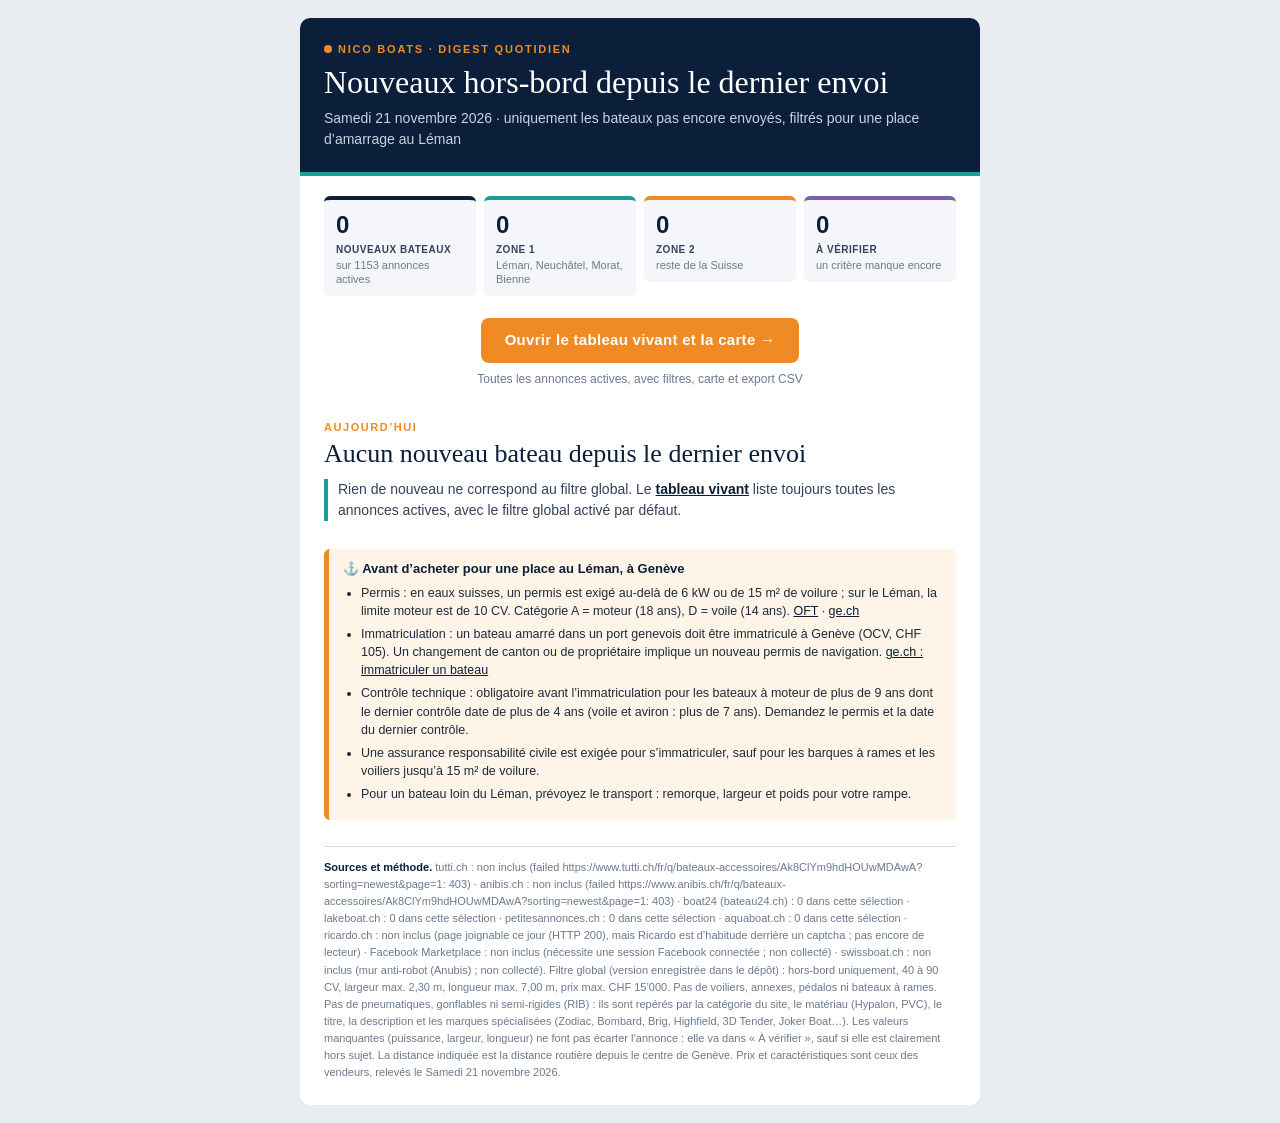
<file: digest/2026-11-21.html>
<!DOCTYPE html><html lang="fr"><head><meta charset="utf-8"><meta name="viewport" content="width=device-width,initial-scale=1"><meta name="x-apple-disable-message-reformatting"><meta name="color-scheme" content="light"><meta name="supported-color-schemes" content="light"><title>Nico Boats · Samedi 21 novembre 2026</title><style>body{margin:0;padding:0;background:#E9EDF2;} a{color:#0B1F3A;} img{border:0;}@media only screen and (max-width:620px){ .wrap{width:100%!important;} .kpi{display:inline-block!important;width:50%!important;box-sizing:border-box;padding:4px!important;}.stack{display:block!important;width:100%!important;box-sizing:border-box;} .pad{padding-left:14px!important;padding-right:14px!important;} .hide-m{display:none!important;} }</style></head><body style="margin:0;padding:0;background:#E9EDF2;"><div style="display:none;max-height:0;overflow:hidden;">0 bateaux hors-bord retenus · 0 en zone prioritaire · 0 très bonnes opportunités</div><table role="presentation" width="100%" cellpadding="0" cellspacing="0" style="background:#E9EDF2;"><tr><td align="center" style="padding:18px 8px;"><table role="presentation" class="wrap" width="680" cellpadding="0" cellspacing="0" style="width:680px;max-width:680px;background:#FFFFFF;border-radius:10px;overflow:hidden;"><tr><td style="background:#0B1F3A;padding:26px 24px 22px 24px;" class="pad"><div style="font:900 11px/1 Helvetica,Arial,sans-serif;letter-spacing:.16em;color:#F08A24;text-transform:uppercase;"><span style="display:inline-block;width:8px;height:8px;border-radius:50%;background:#F08A24;margin-right:6px;"></span>Nico Boats · Digest quotidien</div><div style="font:400 32px/1.1 Georgia,'Times New Roman',serif;color:#FFFFFF;margin-top:10px;">Nouveaux hors-bord depuis le dernier envoi</div><div style="font:400 14px/1.5 Helvetica,Arial,sans-serif;color:#C8D3E0;margin-top:8px;">Samedi 21 novembre 2026 · uniquement les bateaux pas encore envoyés, filtrés pour une place d’amarrage au Léman</div></td></tr><tr><td style="background:#1A9E9A;height:4px;font-size:0;line-height:0;">&nbsp;</td></tr><tr><td style="padding:20px 20px 4px 20px;" class="pad"><table role="presentation" width="100%" cellpadding="0" cellspacing="0"><tr><td class="kpi" width="25%" valign="top" style="padding:0 4px;"><table role="presentation" width="100%" cellpadding="0" cellspacing="0" style="background:#F4F6F9;border-top:4px solid #0B1F3A;border-radius:6px;"><tr><td style="padding:12px 12px 10px 12px;"><div style="font:900 24px/1.1 Helvetica,Arial,sans-serif;color:#0B1F3A;">0</div><div style="font:700 10px/1.3 Helvetica,Arial,sans-serif;color:#33415C;text-transform:uppercase;letter-spacing:.05em;margin-top:4px;">Nouveaux bateaux</div><div style="font:400 11px/1.3 Helvetica,Arial,sans-serif;color:#6B7A8F;margin-top:2px;">sur 1153 annonces actives</div></td></tr></table></td><td class="kpi" width="25%" valign="top" style="padding:0 4px;"><table role="presentation" width="100%" cellpadding="0" cellspacing="0" style="background:#F4F6F9;border-top:4px solid #1A9E9A;border-radius:6px;"><tr><td style="padding:12px 12px 10px 12px;"><div style="font:900 24px/1.1 Helvetica,Arial,sans-serif;color:#0B1F3A;">0</div><div style="font:700 10px/1.3 Helvetica,Arial,sans-serif;color:#33415C;text-transform:uppercase;letter-spacing:.05em;margin-top:4px;">Zone 1</div><div style="font:400 11px/1.3 Helvetica,Arial,sans-serif;color:#6B7A8F;margin-top:2px;">Léman, Neuchâtel, Morat, Bienne</div></td></tr></table></td><td class="kpi" width="25%" valign="top" style="padding:0 4px;"><table role="presentation" width="100%" cellpadding="0" cellspacing="0" style="background:#F4F6F9;border-top:4px solid #F08A24;border-radius:6px;"><tr><td style="padding:12px 12px 10px 12px;"><div style="font:900 24px/1.1 Helvetica,Arial,sans-serif;color:#0B1F3A;">0</div><div style="font:700 10px/1.3 Helvetica,Arial,sans-serif;color:#33415C;text-transform:uppercase;letter-spacing:.05em;margin-top:4px;">Zone 2</div><div style="font:400 11px/1.3 Helvetica,Arial,sans-serif;color:#6B7A8F;margin-top:2px;">reste de la Suisse</div></td></tr></table></td><td class="kpi" width="25%" valign="top" style="padding:0 4px;"><table role="presentation" width="100%" cellpadding="0" cellspacing="0" style="background:#F4F6F9;border-top:4px solid #7B5EA7;border-radius:6px;"><tr><td style="padding:12px 12px 10px 12px;"><div style="font:900 24px/1.1 Helvetica,Arial,sans-serif;color:#0B1F3A;">0</div><div style="font:700 10px/1.3 Helvetica,Arial,sans-serif;color:#33415C;text-transform:uppercase;letter-spacing:.05em;margin-top:4px;">À vérifier</div><div style="font:400 11px/1.3 Helvetica,Arial,sans-serif;color:#6B7A8F;margin-top:2px;">un critère manque encore</div></td></tr></table></td></tr></table></td></tr><tr><td align="center" style="padding:18px 24px 6px 24px;" class="pad"><a href="https://gael7777.github.io/nico-boats/" style="display:inline-block;background:#F08A24;color:#FFFFFF;font:900 15px/1.1 Helvetica,Arial,sans-serif;padding:14px 24px;border-radius:8px;text-decoration:none;letter-spacing:.02em;">Ouvrir le tableau vivant et la carte →</a><div style="font:400 12px/1.45 Helvetica,Arial,sans-serif;color:#6B7A8F;margin-top:8px;">Toutes les annonces actives, avec filtres, carte et export CSV</div></td></tr><tr><td style="padding:28px 24px 6px 24px;"><div style="font:900 11px/1 Helvetica,Arial,sans-serif;letter-spacing:.14em;color:#F08A24;text-transform:uppercase;">Aujourd’hui</div><div style="font:400 26px/1.15 Georgia,'Times New Roman',serif;color:#0B1F3A;margin-top:6px;">Aucun nouveau bateau depuis le dernier envoi</div><div style="font:400 14px/1.5 Helvetica,Arial,sans-serif;color:#33415C;border-left:4px solid #1A9E9A;padding-left:10px;margin-top:10px;">Rien de nouveau ne correspond au filtre global. Le <a href="https://gael7777.github.io/nico-boats/" style="color:#0B1F3A;font-weight:700;">tableau vivant</a> liste toujours toutes les annonces actives, avec le filtre global activé par défaut.</div></td></tr><tr><td style="padding:22px 24px 0 24px;" class="pad"><table role="presentation" width="100%" cellpadding="0" cellspacing="0" style="background:#FEF4E8;border-left:5px solid #F08A24;border-radius:6px;"><tr><td style="padding:12px 14px;"><div style="font:900 13px/1.3 Helvetica,Arial,sans-serif;color:#0B1F3A;margin-bottom:6px;">⚓ Avant d’acheter pour une place au Léman, à Genève</div><ul style="margin:0;padding-left:18px;font:400 12.5px/1.45 Helvetica,Arial,sans-serif;color:#1E2A3B;"><li style="margin:0 0 5px 0;">Permis : en eaux suisses, un permis est exigé au-delà de 6 kW ou de 15 m² de voilure ; sur le Léman, la limite moteur est de 10 CV. Catégorie A = moteur (18 ans), D = voile (14 ans). <a href="https://www.bav.admin.ch/fr/navigation-de-plaisance">OFT</a> · <a href="https://www.ge.ch/obtenir-permis-conduire-bateaux">ge.ch</a></li><li style="margin:0 0 5px 0;">Immatriculation : un bateau amarré dans un port genevois doit être immatriculé à Genève (OCV, CHF 105). Un changement de canton ou de propriétaire implique un nouveau permis de navigation. <a href="https://www.ge.ch/immatriculer-bateau">ge.ch : immatriculer un bateau</a></li><li style="margin:0 0 5px 0;">Contrôle technique : obligatoire avant l’immatriculation pour les bateaux à moteur de plus de 9 ans dont le dernier contrôle date de plus de 4 ans (voile et aviron : plus de 7 ans). Demandez le permis et la date du dernier contrôle.</li><li style="margin:0 0 5px 0;">Une assurance responsabilité civile est exigée pour s’immatriculer, sauf pour les barques à rames et les voiliers jusqu’à 15 m² de voilure.</li><li style="margin:0 0 5px 0;">Pour un bateau loin du Léman, prévoyez le transport : remorque, largeur et poids pour votre rampe.</li></ul></td></tr></table></td></tr><tr><td style="padding:26px 24px 24px 24px;" class="pad"><table role="presentation" width="100%" cellpadding="0" cellspacing="0" style="border-top:1px solid #D5DCE4;"><tr><td style="padding-top:12px;font:400 11px/1.55 Helvetica,Arial,sans-serif;color:#6B7A8F;"><b style="color:#0B1F3A;">Sources et méthode.</b> tutti.ch : non inclus (failed https://www.tutti.ch/fr/q/bateaux-accessoires/Ak8ClYm9hdHOUwMDAwA?sorting=newest&amp;page=1: 403) · anibis.ch : non inclus (failed https://www.anibis.ch/fr/q/bateaux-accessoires/Ak8ClYm9hdHOUwMDAwA?sorting=newest&amp;page=1: 403) · boat24 (bateau24.ch) : 0 dans cette sélection · lakeboat.ch : 0 dans cette sélection · petitesannonces.ch : 0 dans cette sélection · aquaboat.ch : 0 dans cette sélection · ricardo.ch : non inclus (page joignable ce jour (HTTP 200), mais Ricardo est d’habitude derrière un captcha ; pas encore de lecteur) · Facebook Marketplace : non inclus (nécessite une session Facebook connectée ; non collecté) · swissboat.ch : non inclus (mur anti-robot (Anubis) ; non collecté). Filtre global (version enregistrée dans le dépôt) : hors-bord uniquement, 40 à 90 CV, largeur max. 2,30 m, longueur max. 7,00 m, prix max. CHF 15’000. Pas de voiliers, annexes, pédalos ni bateaux à rames. Pas de pneumatiques, gonflables ni semi-rigides (RIB) : ils sont repérés par la catégorie du site, le matériau (Hypalon, PVC), le titre, la description et les marques spécialisées (Zodiac, Bombard, Brig, Highfield, 3D Tender, Joker Boat…). Les valeurs manquantes (puissance, largeur, longueur) ne font pas écarter l’annonce : elle va dans « À vérifier », sauf si elle est clairement hors sujet. La distance indiquée est la distance routière depuis le centre de Genève. Prix et caractéristiques sont ceux des vendeurs, relevés le Samedi 21 novembre 2026.</td></tr></table></td></tr></table></td></tr></table></body></html>
</file>
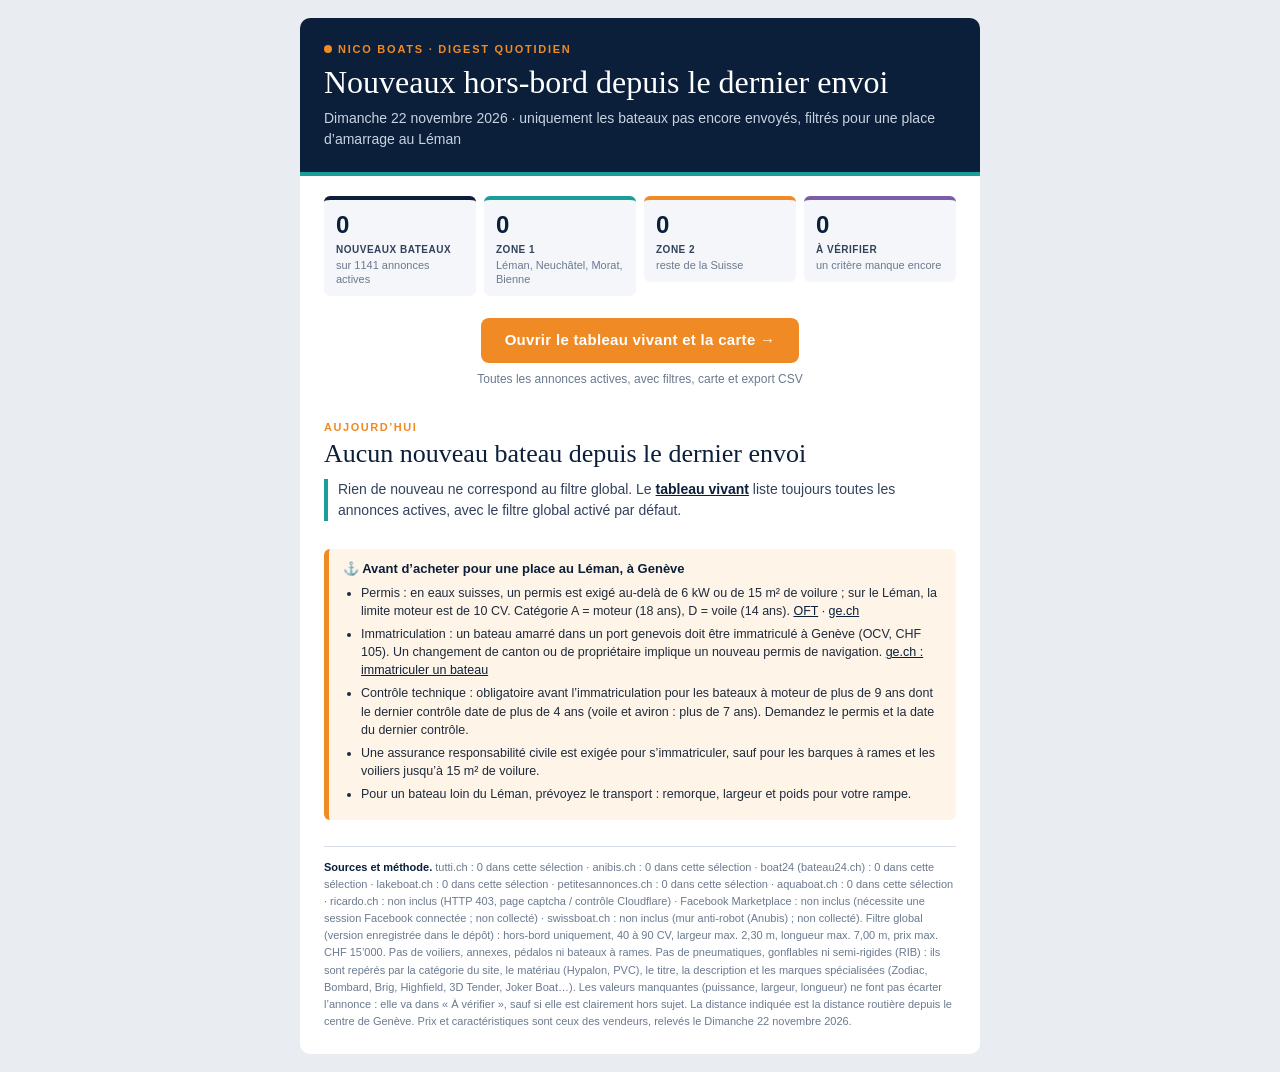
<file: digest/2026-11-22.html>
<!DOCTYPE html><html lang="fr"><head><meta charset="utf-8"><meta name="viewport" content="width=device-width,initial-scale=1"><meta name="x-apple-disable-message-reformatting"><meta name="color-scheme" content="light"><meta name="supported-color-schemes" content="light"><title>Nico Boats · Dimanche 22 novembre 2026</title><style>body{margin:0;padding:0;background:#E9EDF2;} a{color:#0B1F3A;} img{border:0;}@media only screen and (max-width:620px){ .wrap{width:100%!important;} .kpi{display:inline-block!important;width:50%!important;box-sizing:border-box;padding:4px!important;}.stack{display:block!important;width:100%!important;box-sizing:border-box;} .pad{padding-left:14px!important;padding-right:14px!important;} .hide-m{display:none!important;} }</style></head><body style="margin:0;padding:0;background:#E9EDF2;"><div style="display:none;max-height:0;overflow:hidden;">0 bateaux hors-bord retenus · 0 en zone prioritaire · 0 très bonnes opportunités</div><table role="presentation" width="100%" cellpadding="0" cellspacing="0" style="background:#E9EDF2;"><tr><td align="center" style="padding:18px 8px;"><table role="presentation" class="wrap" width="680" cellpadding="0" cellspacing="0" style="width:680px;max-width:680px;background:#FFFFFF;border-radius:10px;overflow:hidden;"><tr><td style="background:#0B1F3A;padding:26px 24px 22px 24px;" class="pad"><div style="font:900 11px/1 Helvetica,Arial,sans-serif;letter-spacing:.16em;color:#F08A24;text-transform:uppercase;"><span style="display:inline-block;width:8px;height:8px;border-radius:50%;background:#F08A24;margin-right:6px;"></span>Nico Boats · Digest quotidien</div><div style="font:400 32px/1.1 Georgia,'Times New Roman',serif;color:#FFFFFF;margin-top:10px;">Nouveaux hors-bord depuis le dernier envoi</div><div style="font:400 14px/1.5 Helvetica,Arial,sans-serif;color:#C8D3E0;margin-top:8px;">Dimanche 22 novembre 2026 · uniquement les bateaux pas encore envoyés, filtrés pour une place d’amarrage au Léman</div></td></tr><tr><td style="background:#1A9E9A;height:4px;font-size:0;line-height:0;">&nbsp;</td></tr><tr><td style="padding:20px 20px 4px 20px;" class="pad"><table role="presentation" width="100%" cellpadding="0" cellspacing="0"><tr><td class="kpi" width="25%" valign="top" style="padding:0 4px;"><table role="presentation" width="100%" cellpadding="0" cellspacing="0" style="background:#F4F6F9;border-top:4px solid #0B1F3A;border-radius:6px;"><tr><td style="padding:12px 12px 10px 12px;"><div style="font:900 24px/1.1 Helvetica,Arial,sans-serif;color:#0B1F3A;">0</div><div style="font:700 10px/1.3 Helvetica,Arial,sans-serif;color:#33415C;text-transform:uppercase;letter-spacing:.05em;margin-top:4px;">Nouveaux bateaux</div><div style="font:400 11px/1.3 Helvetica,Arial,sans-serif;color:#6B7A8F;margin-top:2px;">sur 1141 annonces actives</div></td></tr></table></td><td class="kpi" width="25%" valign="top" style="padding:0 4px;"><table role="presentation" width="100%" cellpadding="0" cellspacing="0" style="background:#F4F6F9;border-top:4px solid #1A9E9A;border-radius:6px;"><tr><td style="padding:12px 12px 10px 12px;"><div style="font:900 24px/1.1 Helvetica,Arial,sans-serif;color:#0B1F3A;">0</div><div style="font:700 10px/1.3 Helvetica,Arial,sans-serif;color:#33415C;text-transform:uppercase;letter-spacing:.05em;margin-top:4px;">Zone 1</div><div style="font:400 11px/1.3 Helvetica,Arial,sans-serif;color:#6B7A8F;margin-top:2px;">Léman, Neuchâtel, Morat, Bienne</div></td></tr></table></td><td class="kpi" width="25%" valign="top" style="padding:0 4px;"><table role="presentation" width="100%" cellpadding="0" cellspacing="0" style="background:#F4F6F9;border-top:4px solid #F08A24;border-radius:6px;"><tr><td style="padding:12px 12px 10px 12px;"><div style="font:900 24px/1.1 Helvetica,Arial,sans-serif;color:#0B1F3A;">0</div><div style="font:700 10px/1.3 Helvetica,Arial,sans-serif;color:#33415C;text-transform:uppercase;letter-spacing:.05em;margin-top:4px;">Zone 2</div><div style="font:400 11px/1.3 Helvetica,Arial,sans-serif;color:#6B7A8F;margin-top:2px;">reste de la Suisse</div></td></tr></table></td><td class="kpi" width="25%" valign="top" style="padding:0 4px;"><table role="presentation" width="100%" cellpadding="0" cellspacing="0" style="background:#F4F6F9;border-top:4px solid #7B5EA7;border-radius:6px;"><tr><td style="padding:12px 12px 10px 12px;"><div style="font:900 24px/1.1 Helvetica,Arial,sans-serif;color:#0B1F3A;">0</div><div style="font:700 10px/1.3 Helvetica,Arial,sans-serif;color:#33415C;text-transform:uppercase;letter-spacing:.05em;margin-top:4px;">À vérifier</div><div style="font:400 11px/1.3 Helvetica,Arial,sans-serif;color:#6B7A8F;margin-top:2px;">un critère manque encore</div></td></tr></table></td></tr></table></td></tr><tr><td align="center" style="padding:18px 24px 6px 24px;" class="pad"><a href="https://gael7777.github.io/nico-boats/" style="display:inline-block;background:#F08A24;color:#FFFFFF;font:900 15px/1.1 Helvetica,Arial,sans-serif;padding:14px 24px;border-radius:8px;text-decoration:none;letter-spacing:.02em;">Ouvrir le tableau vivant et la carte →</a><div style="font:400 12px/1.45 Helvetica,Arial,sans-serif;color:#6B7A8F;margin-top:8px;">Toutes les annonces actives, avec filtres, carte et export CSV</div></td></tr><tr><td style="padding:28px 24px 6px 24px;"><div style="font:900 11px/1 Helvetica,Arial,sans-serif;letter-spacing:.14em;color:#F08A24;text-transform:uppercase;">Aujourd’hui</div><div style="font:400 26px/1.15 Georgia,'Times New Roman',serif;color:#0B1F3A;margin-top:6px;">Aucun nouveau bateau depuis le dernier envoi</div><div style="font:400 14px/1.5 Helvetica,Arial,sans-serif;color:#33415C;border-left:4px solid #1A9E9A;padding-left:10px;margin-top:10px;">Rien de nouveau ne correspond au filtre global. Le <a href="https://gael7777.github.io/nico-boats/" style="color:#0B1F3A;font-weight:700;">tableau vivant</a> liste toujours toutes les annonces actives, avec le filtre global activé par défaut.</div></td></tr><tr><td style="padding:22px 24px 0 24px;" class="pad"><table role="presentation" width="100%" cellpadding="0" cellspacing="0" style="background:#FEF4E8;border-left:5px solid #F08A24;border-radius:6px;"><tr><td style="padding:12px 14px;"><div style="font:900 13px/1.3 Helvetica,Arial,sans-serif;color:#0B1F3A;margin-bottom:6px;">⚓ Avant d’acheter pour une place au Léman, à Genève</div><ul style="margin:0;padding-left:18px;font:400 12.5px/1.45 Helvetica,Arial,sans-serif;color:#1E2A3B;"><li style="margin:0 0 5px 0;">Permis : en eaux suisses, un permis est exigé au-delà de 6 kW ou de 15 m² de voilure ; sur le Léman, la limite moteur est de 10 CV. Catégorie A = moteur (18 ans), D = voile (14 ans). <a href="https://www.bav.admin.ch/fr/navigation-de-plaisance">OFT</a> · <a href="https://www.ge.ch/obtenir-permis-conduire-bateaux">ge.ch</a></li><li style="margin:0 0 5px 0;">Immatriculation : un bateau amarré dans un port genevois doit être immatriculé à Genève (OCV, CHF 105). Un changement de canton ou de propriétaire implique un nouveau permis de navigation. <a href="https://www.ge.ch/immatriculer-bateau">ge.ch : immatriculer un bateau</a></li><li style="margin:0 0 5px 0;">Contrôle technique : obligatoire avant l’immatriculation pour les bateaux à moteur de plus de 9 ans dont le dernier contrôle date de plus de 4 ans (voile et aviron : plus de 7 ans). Demandez le permis et la date du dernier contrôle.</li><li style="margin:0 0 5px 0;">Une assurance responsabilité civile est exigée pour s’immatriculer, sauf pour les barques à rames et les voiliers jusqu’à 15 m² de voilure.</li><li style="margin:0 0 5px 0;">Pour un bateau loin du Léman, prévoyez le transport : remorque, largeur et poids pour votre rampe.</li></ul></td></tr></table></td></tr><tr><td style="padding:26px 24px 24px 24px;" class="pad"><table role="presentation" width="100%" cellpadding="0" cellspacing="0" style="border-top:1px solid #D5DCE4;"><tr><td style="padding-top:12px;font:400 11px/1.55 Helvetica,Arial,sans-serif;color:#6B7A8F;"><b style="color:#0B1F3A;">Sources et méthode.</b> tutti.ch : 0 dans cette sélection · anibis.ch : 0 dans cette sélection · boat24 (bateau24.ch) : 0 dans cette sélection · lakeboat.ch : 0 dans cette sélection · petitesannonces.ch : 0 dans cette sélection · aquaboat.ch : 0 dans cette sélection · ricardo.ch : non inclus (HTTP 403, page captcha / contrôle Cloudflare) · Facebook Marketplace : non inclus (nécessite une session Facebook connectée ; non collecté) · swissboat.ch : non inclus (mur anti-robot (Anubis) ; non collecté). Filtre global (version enregistrée dans le dépôt) : hors-bord uniquement, 40 à 90 CV, largeur max. 2,30 m, longueur max. 7,00 m, prix max. CHF 15’000. Pas de voiliers, annexes, pédalos ni bateaux à rames. Pas de pneumatiques, gonflables ni semi-rigides (RIB) : ils sont repérés par la catégorie du site, le matériau (Hypalon, PVC), le titre, la description et les marques spécialisées (Zodiac, Bombard, Brig, Highfield, 3D Tender, Joker Boat…). Les valeurs manquantes (puissance, largeur, longueur) ne font pas écarter l’annonce : elle va dans « À vérifier », sauf si elle est clairement hors sujet. La distance indiquée est la distance routière depuis le centre de Genève. Prix et caractéristiques sont ceux des vendeurs, relevés le Dimanche 22 novembre 2026.</td></tr></table></td></tr></table></td></tr></table></body></html>
</file>
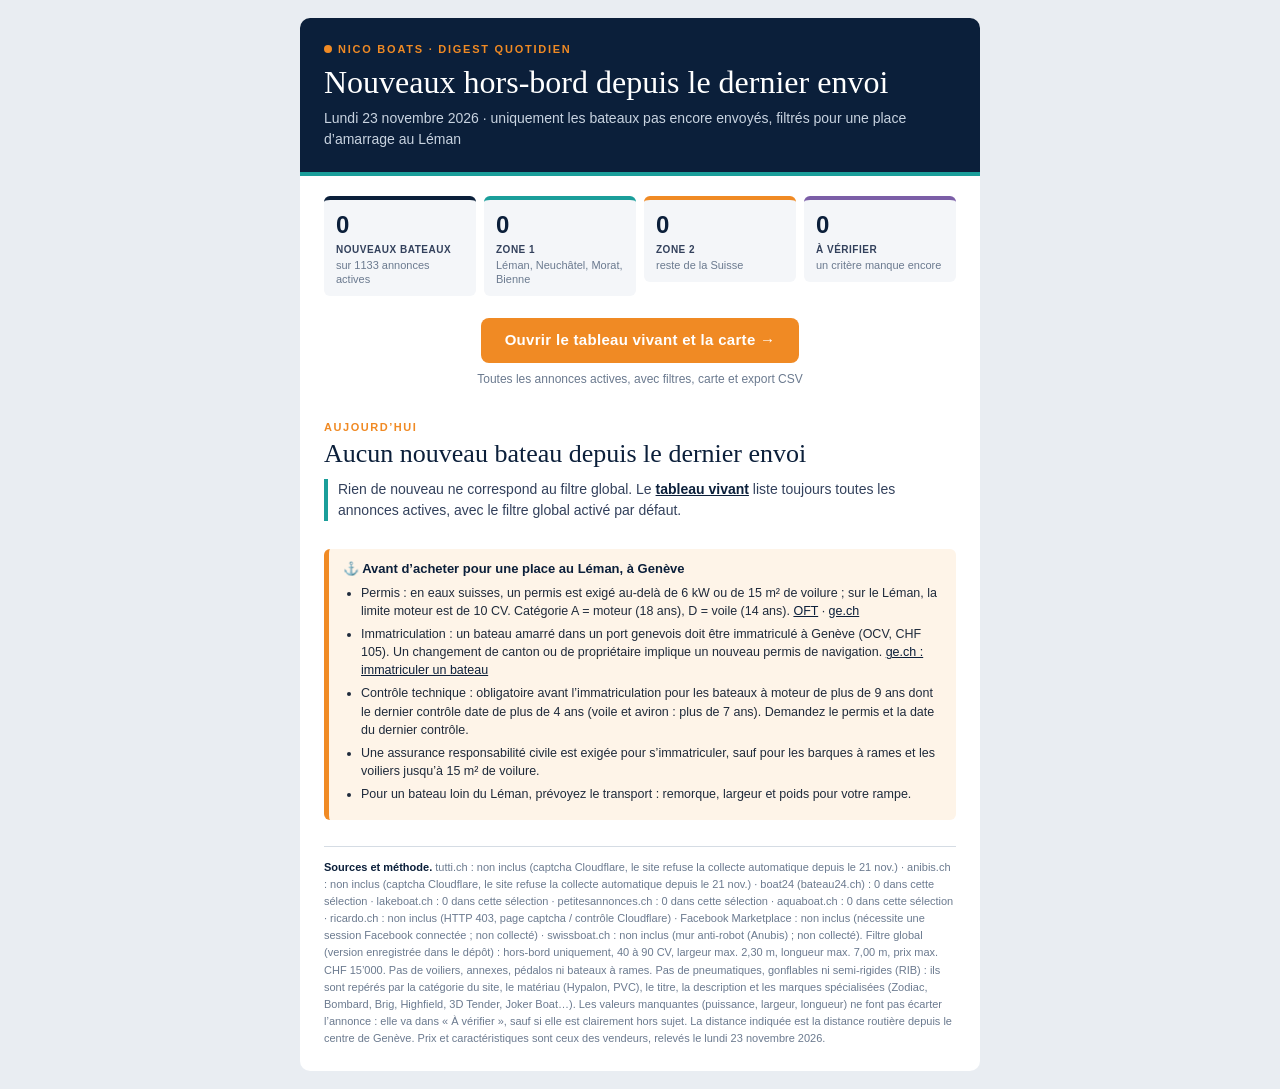
<file: digest/2026-11-23.html>
<!DOCTYPE html><html lang="fr"><head><meta charset="utf-8"><meta name="viewport" content="width=device-width,initial-scale=1"><meta name="x-apple-disable-message-reformatting"><meta name="color-scheme" content="light"><meta name="supported-color-schemes" content="light"><title>Nico Boats · Lundi 23 novembre 2026</title><style>body{margin:0;padding:0;background:#E9EDF2;} a{color:#0B1F3A;} img{border:0;}@media only screen and (max-width:620px){ .wrap{width:100%!important;} .kpi{display:inline-block!important;width:50%!important;box-sizing:border-box;padding:4px!important;}.stack{display:block!important;width:100%!important;box-sizing:border-box;} .pad{padding-left:14px!important;padding-right:14px!important;} .hide-m{display:none!important;} }</style></head><body style="margin:0;padding:0;background:#E9EDF2;"><div style="display:none;max-height:0;overflow:hidden;">0 bateaux hors-bord retenus · 0 en zone prioritaire · 0 très bonnes opportunités</div><table role="presentation" width="100%" cellpadding="0" cellspacing="0" style="background:#E9EDF2;"><tr><td align="center" style="padding:18px 8px;"><table role="presentation" class="wrap" width="680" cellpadding="0" cellspacing="0" style="width:680px;max-width:680px;background:#FFFFFF;border-radius:10px;overflow:hidden;"><tr><td style="background:#0B1F3A;padding:26px 24px 22px 24px;" class="pad"><div style="font:900 11px/1 Helvetica,Arial,sans-serif;letter-spacing:.16em;color:#F08A24;text-transform:uppercase;"><span style="display:inline-block;width:8px;height:8px;border-radius:50%;background:#F08A24;margin-right:6px;"></span>Nico Boats · Digest quotidien</div><div style="font:400 32px/1.1 Georgia,'Times New Roman',serif;color:#FFFFFF;margin-top:10px;">Nouveaux hors-bord depuis le dernier envoi</div><div style="font:400 14px/1.5 Helvetica,Arial,sans-serif;color:#C8D3E0;margin-top:8px;">Lundi 23 novembre 2026 · uniquement les bateaux pas encore envoyés, filtrés pour une place d’amarrage au Léman</div></td></tr><tr><td style="background:#1A9E9A;height:4px;font-size:0;line-height:0;">&nbsp;</td></tr><tr><td style="padding:20px 20px 4px 20px;" class="pad"><table role="presentation" width="100%" cellpadding="0" cellspacing="0"><tr><td class="kpi" width="25%" valign="top" style="padding:0 4px;"><table role="presentation" width="100%" cellpadding="0" cellspacing="0" style="background:#F4F6F9;border-top:4px solid #0B1F3A;border-radius:6px;"><tr><td style="padding:12px 12px 10px 12px;"><div style="font:900 24px/1.1 Helvetica,Arial,sans-serif;color:#0B1F3A;">0</div><div style="font:700 10px/1.3 Helvetica,Arial,sans-serif;color:#33415C;text-transform:uppercase;letter-spacing:.05em;margin-top:4px;">Nouveaux bateaux</div><div style="font:400 11px/1.3 Helvetica,Arial,sans-serif;color:#6B7A8F;margin-top:2px;">sur 1133 annonces actives</div></td></tr></table></td><td class="kpi" width="25%" valign="top" style="padding:0 4px;"><table role="presentation" width="100%" cellpadding="0" cellspacing="0" style="background:#F4F6F9;border-top:4px solid #1A9E9A;border-radius:6px;"><tr><td style="padding:12px 12px 10px 12px;"><div style="font:900 24px/1.1 Helvetica,Arial,sans-serif;color:#0B1F3A;">0</div><div style="font:700 10px/1.3 Helvetica,Arial,sans-serif;color:#33415C;text-transform:uppercase;letter-spacing:.05em;margin-top:4px;">Zone 1</div><div style="font:400 11px/1.3 Helvetica,Arial,sans-serif;color:#6B7A8F;margin-top:2px;">Léman, Neuchâtel, Morat, Bienne</div></td></tr></table></td><td class="kpi" width="25%" valign="top" style="padding:0 4px;"><table role="presentation" width="100%" cellpadding="0" cellspacing="0" style="background:#F4F6F9;border-top:4px solid #F08A24;border-radius:6px;"><tr><td style="padding:12px 12px 10px 12px;"><div style="font:900 24px/1.1 Helvetica,Arial,sans-serif;color:#0B1F3A;">0</div><div style="font:700 10px/1.3 Helvetica,Arial,sans-serif;color:#33415C;text-transform:uppercase;letter-spacing:.05em;margin-top:4px;">Zone 2</div><div style="font:400 11px/1.3 Helvetica,Arial,sans-serif;color:#6B7A8F;margin-top:2px;">reste de la Suisse</div></td></tr></table></td><td class="kpi" width="25%" valign="top" style="padding:0 4px;"><table role="presentation" width="100%" cellpadding="0" cellspacing="0" style="background:#F4F6F9;border-top:4px solid #7B5EA7;border-radius:6px;"><tr><td style="padding:12px 12px 10px 12px;"><div style="font:900 24px/1.1 Helvetica,Arial,sans-serif;color:#0B1F3A;">0</div><div style="font:700 10px/1.3 Helvetica,Arial,sans-serif;color:#33415C;text-transform:uppercase;letter-spacing:.05em;margin-top:4px;">À vérifier</div><div style="font:400 11px/1.3 Helvetica,Arial,sans-serif;color:#6B7A8F;margin-top:2px;">un critère manque encore</div></td></tr></table></td></tr></table></td></tr><tr><td align="center" style="padding:18px 24px 6px 24px;" class="pad"><a href="https://gael7777.github.io/nico-boats/" style="display:inline-block;background:#F08A24;color:#FFFFFF;font:900 15px/1.1 Helvetica,Arial,sans-serif;padding:14px 24px;border-radius:8px;text-decoration:none;letter-spacing:.02em;">Ouvrir le tableau vivant et la carte →</a><div style="font:400 12px/1.45 Helvetica,Arial,sans-serif;color:#6B7A8F;margin-top:8px;">Toutes les annonces actives, avec filtres, carte et export CSV</div></td></tr><tr><td style="padding:28px 24px 6px 24px;"><div style="font:900 11px/1 Helvetica,Arial,sans-serif;letter-spacing:.14em;color:#F08A24;text-transform:uppercase;">Aujourd’hui</div><div style="font:400 26px/1.15 Georgia,'Times New Roman',serif;color:#0B1F3A;margin-top:6px;">Aucun nouveau bateau depuis le dernier envoi</div><div style="font:400 14px/1.5 Helvetica,Arial,sans-serif;color:#33415C;border-left:4px solid #1A9E9A;padding-left:10px;margin-top:10px;">Rien de nouveau ne correspond au filtre global. Le <a href="https://gael7777.github.io/nico-boats/" style="color:#0B1F3A;font-weight:700;">tableau vivant</a> liste toujours toutes les annonces actives, avec le filtre global activé par défaut.</div></td></tr><tr><td style="padding:22px 24px 0 24px;" class="pad"><table role="presentation" width="100%" cellpadding="0" cellspacing="0" style="background:#FEF4E8;border-left:5px solid #F08A24;border-radius:6px;"><tr><td style="padding:12px 14px;"><div style="font:900 13px/1.3 Helvetica,Arial,sans-serif;color:#0B1F3A;margin-bottom:6px;">⚓ Avant d’acheter pour une place au Léman, à Genève</div><ul style="margin:0;padding-left:18px;font:400 12.5px/1.45 Helvetica,Arial,sans-serif;color:#1E2A3B;"><li style="margin:0 0 5px 0;">Permis : en eaux suisses, un permis est exigé au-delà de 6 kW ou de 15 m² de voilure ; sur le Léman, la limite moteur est de 10 CV. Catégorie A = moteur (18 ans), D = voile (14 ans). <a href="https://www.bav.admin.ch/fr/navigation-de-plaisance">OFT</a> · <a href="https://www.ge.ch/obtenir-permis-conduire-bateaux">ge.ch</a></li><li style="margin:0 0 5px 0;">Immatriculation : un bateau amarré dans un port genevois doit être immatriculé à Genève (OCV, CHF 105). Un changement de canton ou de propriétaire implique un nouveau permis de navigation. <a href="https://www.ge.ch/immatriculer-bateau">ge.ch : immatriculer un bateau</a></li><li style="margin:0 0 5px 0;">Contrôle technique : obligatoire avant l’immatriculation pour les bateaux à moteur de plus de 9 ans dont le dernier contrôle date de plus de 4 ans (voile et aviron : plus de 7 ans). Demandez le permis et la date du dernier contrôle.</li><li style="margin:0 0 5px 0;">Une assurance responsabilité civile est exigée pour s’immatriculer, sauf pour les barques à rames et les voiliers jusqu’à 15 m² de voilure.</li><li style="margin:0 0 5px 0;">Pour un bateau loin du Léman, prévoyez le transport : remorque, largeur et poids pour votre rampe.</li></ul></td></tr></table></td></tr><tr><td style="padding:26px 24px 24px 24px;" class="pad"><table role="presentation" width="100%" cellpadding="0" cellspacing="0" style="border-top:1px solid #D5DCE4;"><tr><td style="padding-top:12px;font:400 11px/1.55 Helvetica,Arial,sans-serif;color:#6B7A8F;"><b style="color:#0B1F3A;">Sources et méthode.</b> tutti.ch : non inclus (captcha Cloudflare, le site refuse la collecte automatique depuis le 21 nov.) · anibis.ch : non inclus (captcha Cloudflare, le site refuse la collecte automatique depuis le 21 nov.) · boat24 (bateau24.ch) : 0 dans cette sélection · lakeboat.ch : 0 dans cette sélection · petitesannonces.ch : 0 dans cette sélection · aquaboat.ch : 0 dans cette sélection · ricardo.ch : non inclus (HTTP 403, page captcha / contrôle Cloudflare) · Facebook Marketplace : non inclus (nécessite une session Facebook connectée ; non collecté) · swissboat.ch : non inclus (mur anti-robot (Anubis) ; non collecté). Filtre global (version enregistrée dans le dépôt) : hors-bord uniquement, 40 à 90 CV, largeur max. 2,30 m, longueur max. 7,00 m, prix max. CHF 15’000. Pas de voiliers, annexes, pédalos ni bateaux à rames. Pas de pneumatiques, gonflables ni semi-rigides (RIB) : ils sont repérés par la catégorie du site, le matériau (Hypalon, PVC), le titre, la description et les marques spécialisées (Zodiac, Bombard, Brig, Highfield, 3D Tender, Joker Boat…). Les valeurs manquantes (puissance, largeur, longueur) ne font pas écarter l’annonce : elle va dans « À vérifier », sauf si elle est clairement hors sujet. La distance indiquée est la distance routière depuis le centre de Genève. Prix et caractéristiques sont ceux des vendeurs, relevés le lundi 23 novembre 2026.</td></tr></table></td></tr></table></td></tr></table></body></html>
</file>
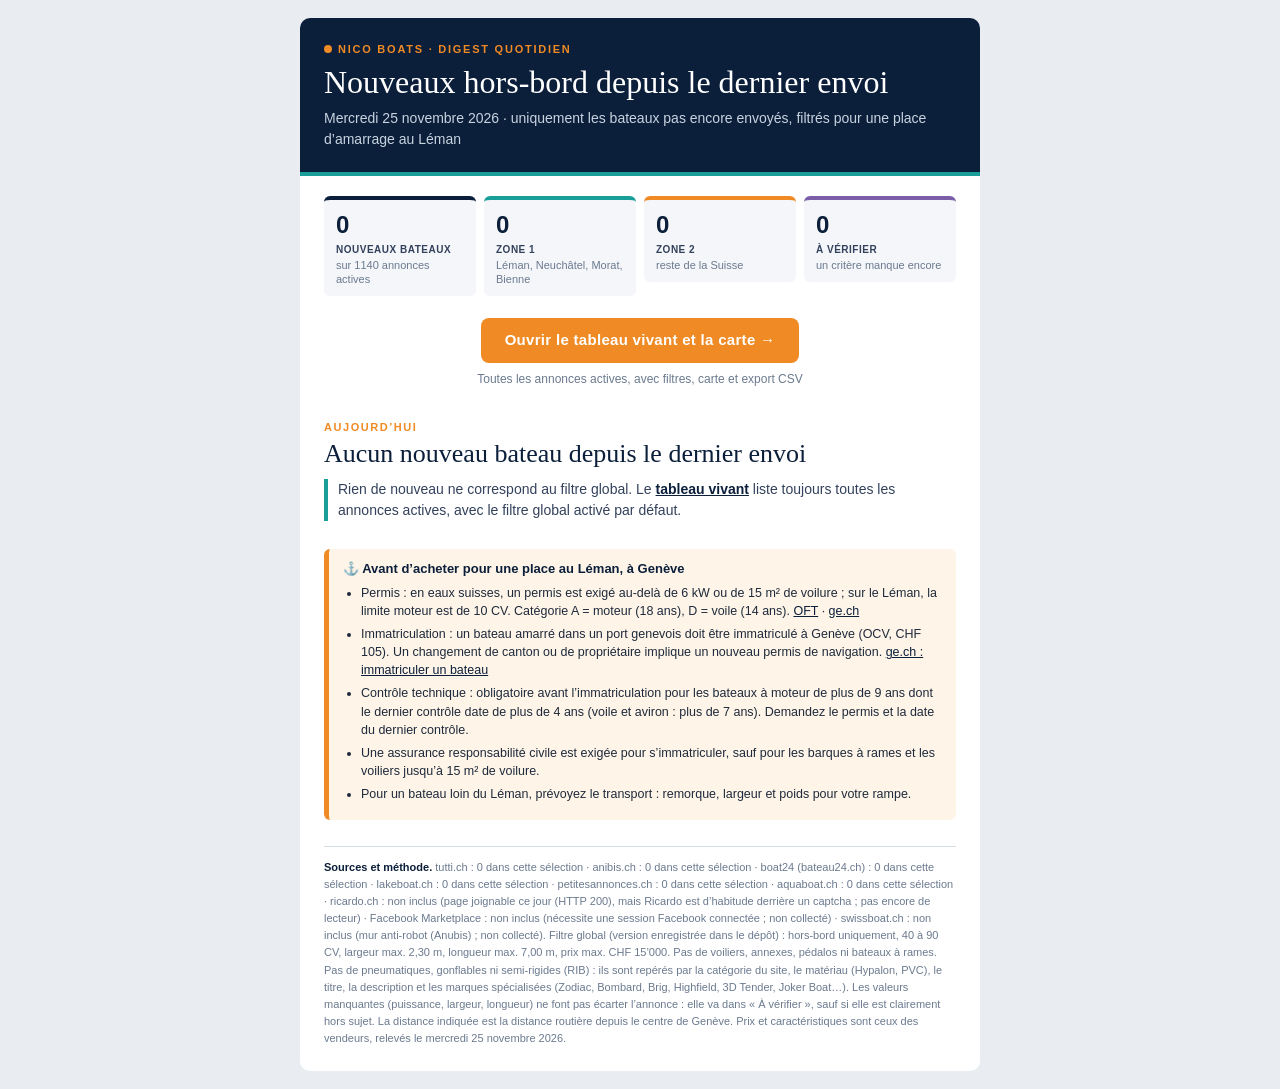
<file: digest/2026-11-25.html>
<!DOCTYPE html><html lang="fr"><head><meta charset="utf-8"><meta name="viewport" content="width=device-width,initial-scale=1"><meta name="x-apple-disable-message-reformatting"><meta name="color-scheme" content="light"><meta name="supported-color-schemes" content="light"><title>Nico Boats · Mercredi 25 novembre 2026</title><style>body{margin:0;padding:0;background:#E9EDF2;} a{color:#0B1F3A;} img{border:0;}@media only screen and (max-width:620px){ .wrap{width:100%!important;} .kpi{display:inline-block!important;width:50%!important;box-sizing:border-box;padding:4px!important;}.stack{display:block!important;width:100%!important;box-sizing:border-box;} .pad{padding-left:14px!important;padding-right:14px!important;} .hide-m{display:none!important;} }</style></head><body style="margin:0;padding:0;background:#E9EDF2;"><div style="display:none;max-height:0;overflow:hidden;">0 bateaux hors-bord retenus · 0 en zone prioritaire · 0 très bonnes opportunités</div><table role="presentation" width="100%" cellpadding="0" cellspacing="0" style="background:#E9EDF2;"><tr><td align="center" style="padding:18px 8px;"><table role="presentation" class="wrap" width="680" cellpadding="0" cellspacing="0" style="width:680px;max-width:680px;background:#FFFFFF;border-radius:10px;overflow:hidden;"><tr><td style="background:#0B1F3A;padding:26px 24px 22px 24px;" class="pad"><div style="font:900 11px/1 Helvetica,Arial,sans-serif;letter-spacing:.16em;color:#F08A24;text-transform:uppercase;"><span style="display:inline-block;width:8px;height:8px;border-radius:50%;background:#F08A24;margin-right:6px;"></span>Nico Boats · Digest quotidien</div><div style="font:400 32px/1.1 Georgia,'Times New Roman',serif;color:#FFFFFF;margin-top:10px;">Nouveaux hors-bord depuis le dernier envoi</div><div style="font:400 14px/1.5 Helvetica,Arial,sans-serif;color:#C8D3E0;margin-top:8px;">Mercredi 25 novembre 2026 · uniquement les bateaux pas encore envoyés, filtrés pour une place d’amarrage au Léman</div></td></tr><tr><td style="background:#1A9E9A;height:4px;font-size:0;line-height:0;">&nbsp;</td></tr><tr><td style="padding:20px 20px 4px 20px;" class="pad"><table role="presentation" width="100%" cellpadding="0" cellspacing="0"><tr><td class="kpi" width="25%" valign="top" style="padding:0 4px;"><table role="presentation" width="100%" cellpadding="0" cellspacing="0" style="background:#F4F6F9;border-top:4px solid #0B1F3A;border-radius:6px;"><tr><td style="padding:12px 12px 10px 12px;"><div style="font:900 24px/1.1 Helvetica,Arial,sans-serif;color:#0B1F3A;">0</div><div style="font:700 10px/1.3 Helvetica,Arial,sans-serif;color:#33415C;text-transform:uppercase;letter-spacing:.05em;margin-top:4px;">Nouveaux bateaux</div><div style="font:400 11px/1.3 Helvetica,Arial,sans-serif;color:#6B7A8F;margin-top:2px;">sur 1140 annonces actives</div></td></tr></table></td><td class="kpi" width="25%" valign="top" style="padding:0 4px;"><table role="presentation" width="100%" cellpadding="0" cellspacing="0" style="background:#F4F6F9;border-top:4px solid #1A9E9A;border-radius:6px;"><tr><td style="padding:12px 12px 10px 12px;"><div style="font:900 24px/1.1 Helvetica,Arial,sans-serif;color:#0B1F3A;">0</div><div style="font:700 10px/1.3 Helvetica,Arial,sans-serif;color:#33415C;text-transform:uppercase;letter-spacing:.05em;margin-top:4px;">Zone 1</div><div style="font:400 11px/1.3 Helvetica,Arial,sans-serif;color:#6B7A8F;margin-top:2px;">Léman, Neuchâtel, Morat, Bienne</div></td></tr></table></td><td class="kpi" width="25%" valign="top" style="padding:0 4px;"><table role="presentation" width="100%" cellpadding="0" cellspacing="0" style="background:#F4F6F9;border-top:4px solid #F08A24;border-radius:6px;"><tr><td style="padding:12px 12px 10px 12px;"><div style="font:900 24px/1.1 Helvetica,Arial,sans-serif;color:#0B1F3A;">0</div><div style="font:700 10px/1.3 Helvetica,Arial,sans-serif;color:#33415C;text-transform:uppercase;letter-spacing:.05em;margin-top:4px;">Zone 2</div><div style="font:400 11px/1.3 Helvetica,Arial,sans-serif;color:#6B7A8F;margin-top:2px;">reste de la Suisse</div></td></tr></table></td><td class="kpi" width="25%" valign="top" style="padding:0 4px;"><table role="presentation" width="100%" cellpadding="0" cellspacing="0" style="background:#F4F6F9;border-top:4px solid #7B5EA7;border-radius:6px;"><tr><td style="padding:12px 12px 10px 12px;"><div style="font:900 24px/1.1 Helvetica,Arial,sans-serif;color:#0B1F3A;">0</div><div style="font:700 10px/1.3 Helvetica,Arial,sans-serif;color:#33415C;text-transform:uppercase;letter-spacing:.05em;margin-top:4px;">À vérifier</div><div style="font:400 11px/1.3 Helvetica,Arial,sans-serif;color:#6B7A8F;margin-top:2px;">un critère manque encore</div></td></tr></table></td></tr></table></td></tr><tr><td align="center" style="padding:18px 24px 6px 24px;" class="pad"><a href="https://gael7777.github.io/nico-boats/" style="display:inline-block;background:#F08A24;color:#FFFFFF;font:900 15px/1.1 Helvetica,Arial,sans-serif;padding:14px 24px;border-radius:8px;text-decoration:none;letter-spacing:.02em;">Ouvrir le tableau vivant et la carte →</a><div style="font:400 12px/1.45 Helvetica,Arial,sans-serif;color:#6B7A8F;margin-top:8px;">Toutes les annonces actives, avec filtres, carte et export CSV</div></td></tr><tr><td style="padding:28px 24px 6px 24px;"><div style="font:900 11px/1 Helvetica,Arial,sans-serif;letter-spacing:.14em;color:#F08A24;text-transform:uppercase;">Aujourd’hui</div><div style="font:400 26px/1.15 Georgia,'Times New Roman',serif;color:#0B1F3A;margin-top:6px;">Aucun nouveau bateau depuis le dernier envoi</div><div style="font:400 14px/1.5 Helvetica,Arial,sans-serif;color:#33415C;border-left:4px solid #1A9E9A;padding-left:10px;margin-top:10px;">Rien de nouveau ne correspond au filtre global. Le <a href="https://gael7777.github.io/nico-boats/" style="color:#0B1F3A;font-weight:700;">tableau vivant</a> liste toujours toutes les annonces actives, avec le filtre global activé par défaut.</div></td></tr><tr><td style="padding:22px 24px 0 24px;" class="pad"><table role="presentation" width="100%" cellpadding="0" cellspacing="0" style="background:#FEF4E8;border-left:5px solid #F08A24;border-radius:6px;"><tr><td style="padding:12px 14px;"><div style="font:900 13px/1.3 Helvetica,Arial,sans-serif;color:#0B1F3A;margin-bottom:6px;">⚓ Avant d’acheter pour une place au Léman, à Genève</div><ul style="margin:0;padding-left:18px;font:400 12.5px/1.45 Helvetica,Arial,sans-serif;color:#1E2A3B;"><li style="margin:0 0 5px 0;">Permis : en eaux suisses, un permis est exigé au-delà de 6 kW ou de 15 m² de voilure ; sur le Léman, la limite moteur est de 10 CV. Catégorie A = moteur (18 ans), D = voile (14 ans). <a href="https://www.bav.admin.ch/fr/navigation-de-plaisance">OFT</a> · <a href="https://www.ge.ch/obtenir-permis-conduire-bateaux">ge.ch</a></li><li style="margin:0 0 5px 0;">Immatriculation : un bateau amarré dans un port genevois doit être immatriculé à Genève (OCV, CHF 105). Un changement de canton ou de propriétaire implique un nouveau permis de navigation. <a href="https://www.ge.ch/immatriculer-bateau">ge.ch : immatriculer un bateau</a></li><li style="margin:0 0 5px 0;">Contrôle technique : obligatoire avant l’immatriculation pour les bateaux à moteur de plus de 9 ans dont le dernier contrôle date de plus de 4 ans (voile et aviron : plus de 7 ans). Demandez le permis et la date du dernier contrôle.</li><li style="margin:0 0 5px 0;">Une assurance responsabilité civile est exigée pour s’immatriculer, sauf pour les barques à rames et les voiliers jusqu’à 15 m² de voilure.</li><li style="margin:0 0 5px 0;">Pour un bateau loin du Léman, prévoyez le transport : remorque, largeur et poids pour votre rampe.</li></ul></td></tr></table></td></tr><tr><td style="padding:26px 24px 24px 24px;" class="pad"><table role="presentation" width="100%" cellpadding="0" cellspacing="0" style="border-top:1px solid #D5DCE4;"><tr><td style="padding-top:12px;font:400 11px/1.55 Helvetica,Arial,sans-serif;color:#6B7A8F;"><b style="color:#0B1F3A;">Sources et méthode.</b> tutti.ch : 0 dans cette sélection · anibis.ch : 0 dans cette sélection · boat24 (bateau24.ch) : 0 dans cette sélection · lakeboat.ch : 0 dans cette sélection · petitesannonces.ch : 0 dans cette sélection · aquaboat.ch : 0 dans cette sélection · ricardo.ch : non inclus (page joignable ce jour (HTTP 200), mais Ricardo est d’habitude derrière un captcha ; pas encore de lecteur) · Facebook Marketplace : non inclus (nécessite une session Facebook connectée ; non collecté) · swissboat.ch : non inclus (mur anti-robot (Anubis) ; non collecté). Filtre global (version enregistrée dans le dépôt) : hors-bord uniquement, 40 à 90 CV, largeur max. 2,30 m, longueur max. 7,00 m, prix max. CHF 15’000. Pas de voiliers, annexes, pédalos ni bateaux à rames. Pas de pneumatiques, gonflables ni semi-rigides (RIB) : ils sont repérés par la catégorie du site, le matériau (Hypalon, PVC), le titre, la description et les marques spécialisées (Zodiac, Bombard, Brig, Highfield, 3D Tender, Joker Boat…). Les valeurs manquantes (puissance, largeur, longueur) ne font pas écarter l’annonce : elle va dans « À vérifier », sauf si elle est clairement hors sujet. La distance indiquée est la distance routière depuis le centre de Genève. Prix et caractéristiques sont ceux des vendeurs, relevés le mercredi 25 novembre 2026.</td></tr></table></td></tr></table></td></tr></table></body></html>
</file>
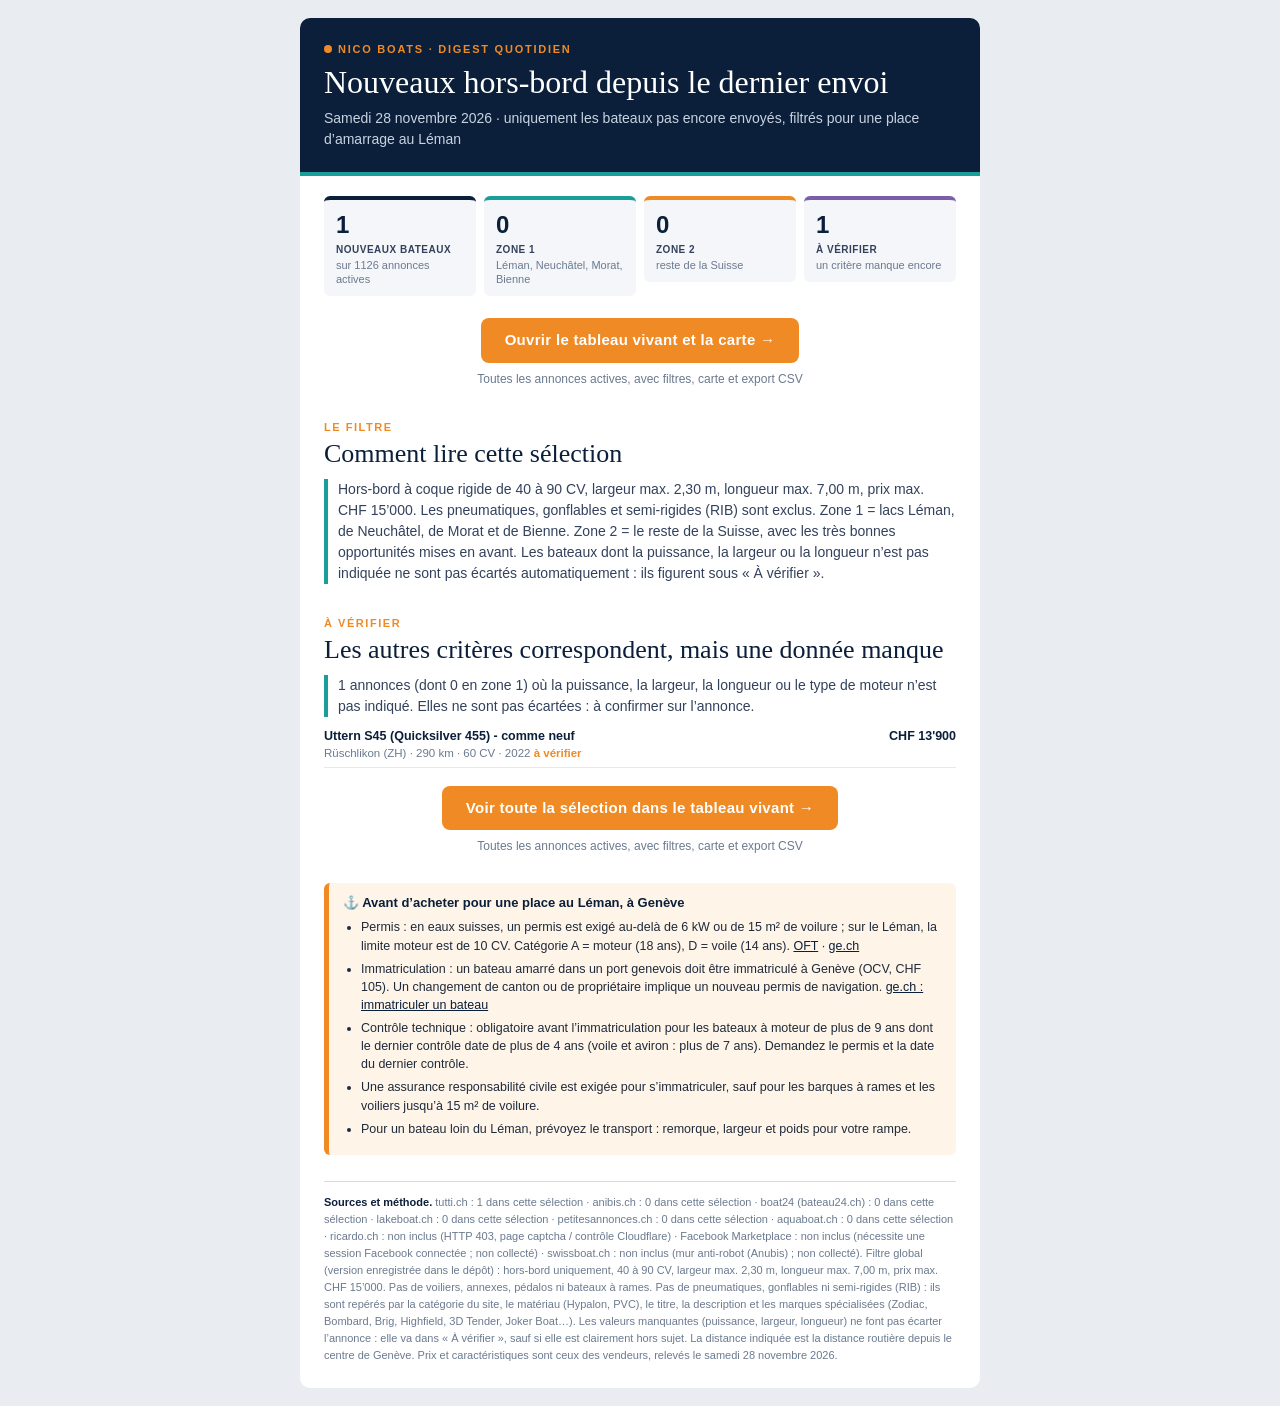
<file: digest/2026-11-28.html>
<!DOCTYPE html><html lang="fr"><head><meta charset="utf-8"><meta name="viewport" content="width=device-width,initial-scale=1"><meta name="x-apple-disable-message-reformatting"><meta name="color-scheme" content="light"><meta name="supported-color-schemes" content="light"><title>Nico Boats · Samedi 28 novembre 2026</title><style>body{margin:0;padding:0;background:#E9EDF2;} a{color:#0B1F3A;} img{border:0;}@media only screen and (max-width:620px){ .wrap{width:100%!important;} .kpi{display:inline-block!important;width:50%!important;box-sizing:border-box;padding:4px!important;}.stack{display:block!important;width:100%!important;box-sizing:border-box;} .pad{padding-left:14px!important;padding-right:14px!important;} .hide-m{display:none!important;} }</style></head><body style="margin:0;padding:0;background:#E9EDF2;"><div style="display:none;max-height:0;overflow:hidden;">1 bateaux hors-bord retenus · 0 en zone prioritaire · 0 très bonnes opportunités</div><table role="presentation" width="100%" cellpadding="0" cellspacing="0" style="background:#E9EDF2;"><tr><td align="center" style="padding:18px 8px;"><table role="presentation" class="wrap" width="680" cellpadding="0" cellspacing="0" style="width:680px;max-width:680px;background:#FFFFFF;border-radius:10px;overflow:hidden;"><tr><td style="background:#0B1F3A;padding:26px 24px 22px 24px;" class="pad"><div style="font:900 11px/1 Helvetica,Arial,sans-serif;letter-spacing:.16em;color:#F08A24;text-transform:uppercase;"><span style="display:inline-block;width:8px;height:8px;border-radius:50%;background:#F08A24;margin-right:6px;"></span>Nico Boats · Digest quotidien</div><div style="font:400 32px/1.1 Georgia,'Times New Roman',serif;color:#FFFFFF;margin-top:10px;">Nouveaux hors-bord depuis le dernier envoi</div><div style="font:400 14px/1.5 Helvetica,Arial,sans-serif;color:#C8D3E0;margin-top:8px;">Samedi 28 novembre 2026 · uniquement les bateaux pas encore envoyés, filtrés pour une place d’amarrage au Léman</div></td></tr><tr><td style="background:#1A9E9A;height:4px;font-size:0;line-height:0;">&nbsp;</td></tr><tr><td style="padding:20px 20px 4px 20px;" class="pad"><table role="presentation" width="100%" cellpadding="0" cellspacing="0"><tr><td class="kpi" width="25%" valign="top" style="padding:0 4px;"><table role="presentation" width="100%" cellpadding="0" cellspacing="0" style="background:#F4F6F9;border-top:4px solid #0B1F3A;border-radius:6px;"><tr><td style="padding:12px 12px 10px 12px;"><div style="font:900 24px/1.1 Helvetica,Arial,sans-serif;color:#0B1F3A;">1</div><div style="font:700 10px/1.3 Helvetica,Arial,sans-serif;color:#33415C;text-transform:uppercase;letter-spacing:.05em;margin-top:4px;">Nouveaux bateaux</div><div style="font:400 11px/1.3 Helvetica,Arial,sans-serif;color:#6B7A8F;margin-top:2px;">sur 1126 annonces actives</div></td></tr></table></td><td class="kpi" width="25%" valign="top" style="padding:0 4px;"><table role="presentation" width="100%" cellpadding="0" cellspacing="0" style="background:#F4F6F9;border-top:4px solid #1A9E9A;border-radius:6px;"><tr><td style="padding:12px 12px 10px 12px;"><div style="font:900 24px/1.1 Helvetica,Arial,sans-serif;color:#0B1F3A;">0</div><div style="font:700 10px/1.3 Helvetica,Arial,sans-serif;color:#33415C;text-transform:uppercase;letter-spacing:.05em;margin-top:4px;">Zone 1</div><div style="font:400 11px/1.3 Helvetica,Arial,sans-serif;color:#6B7A8F;margin-top:2px;">Léman, Neuchâtel, Morat, Bienne</div></td></tr></table></td><td class="kpi" width="25%" valign="top" style="padding:0 4px;"><table role="presentation" width="100%" cellpadding="0" cellspacing="0" style="background:#F4F6F9;border-top:4px solid #F08A24;border-radius:6px;"><tr><td style="padding:12px 12px 10px 12px;"><div style="font:900 24px/1.1 Helvetica,Arial,sans-serif;color:#0B1F3A;">0</div><div style="font:700 10px/1.3 Helvetica,Arial,sans-serif;color:#33415C;text-transform:uppercase;letter-spacing:.05em;margin-top:4px;">Zone 2</div><div style="font:400 11px/1.3 Helvetica,Arial,sans-serif;color:#6B7A8F;margin-top:2px;">reste de la Suisse</div></td></tr></table></td><td class="kpi" width="25%" valign="top" style="padding:0 4px;"><table role="presentation" width="100%" cellpadding="0" cellspacing="0" style="background:#F4F6F9;border-top:4px solid #7B5EA7;border-radius:6px;"><tr><td style="padding:12px 12px 10px 12px;"><div style="font:900 24px/1.1 Helvetica,Arial,sans-serif;color:#0B1F3A;">1</div><div style="font:700 10px/1.3 Helvetica,Arial,sans-serif;color:#33415C;text-transform:uppercase;letter-spacing:.05em;margin-top:4px;">À vérifier</div><div style="font:400 11px/1.3 Helvetica,Arial,sans-serif;color:#6B7A8F;margin-top:2px;">un critère manque encore</div></td></tr></table></td></tr></table></td></tr><tr><td align="center" style="padding:18px 24px 6px 24px;" class="pad"><a href="https://gael7777.github.io/nico-boats/" style="display:inline-block;background:#F08A24;color:#FFFFFF;font:900 15px/1.1 Helvetica,Arial,sans-serif;padding:14px 24px;border-radius:8px;text-decoration:none;letter-spacing:.02em;">Ouvrir le tableau vivant et la carte →</a><div style="font:400 12px/1.45 Helvetica,Arial,sans-serif;color:#6B7A8F;margin-top:8px;">Toutes les annonces actives, avec filtres, carte et export CSV</div></td></tr><tr><td style="padding:28px 24px 6px 24px;"><div style="font:900 11px/1 Helvetica,Arial,sans-serif;letter-spacing:.14em;color:#F08A24;text-transform:uppercase;">Le filtre</div><div style="font:400 26px/1.15 Georgia,'Times New Roman',serif;color:#0B1F3A;margin-top:6px;">Comment lire cette sélection</div><div style="font:400 14px/1.5 Helvetica,Arial,sans-serif;color:#33415C;border-left:4px solid #1A9E9A;padding-left:10px;margin-top:10px;">Hors-bord à coque rigide de 40 à 90 CV, largeur max. 2,30 m, longueur max. 7,00 m, prix max. CHF 15’000. Les pneumatiques, gonflables et semi-rigides (RIB) sont exclus. Zone 1 = lacs Léman, de Neuchâtel, de Morat et de Bienne. Zone 2 = le reste de la Suisse, avec les très bonnes opportunités mises en avant. Les bateaux dont la puissance, la largeur ou la longueur n’est pas indiquée ne sont pas écartés automatiquement : ils figurent sous « À vérifier ».</div></td></tr><tr><td style="padding:28px 24px 6px 24px;"><div style="font:900 11px/1 Helvetica,Arial,sans-serif;letter-spacing:.14em;color:#F08A24;text-transform:uppercase;">À vérifier</div><div style="font:400 26px/1.15 Georgia,'Times New Roman',serif;color:#0B1F3A;margin-top:6px;">Les autres critères correspondent, mais une donnée manque</div><div style="font:400 14px/1.5 Helvetica,Arial,sans-serif;color:#33415C;border-left:4px solid #1A9E9A;padding-left:10px;margin-top:10px;">1 annonces (dont 0 en zone 1) où la puissance, la largeur, la longueur ou le type de moteur n’est pas indiqué. Elles ne sont pas écartées : à confirmer sur l’annonce.</div></td></tr><tr><td style="padding:0 24px;" class="pad"><table role="presentation" width="100%" cellpadding="0" cellspacing="0"><tr><td style="padding:5px 0;border-bottom:1px solid #E6EAEF;font:400 12.5px/1.35 Helvetica,Arial,sans-serif;"><a href="https://www.tutti.ch/fr/vi/84222708" style="color:#0B1F3A;font-weight:700;text-decoration:none;">Uttern S45 (Quicksilver 455) - comme neuf</a><br><span style="color:#6B7A8F;font-size:11.5px;">Rüschlikon (ZH) · 290 km · 60 CV · 2022 <span style="color:#F08A24;font-weight:700;">à vérifier</span></span></td><td align="right" valign="top" style="padding:5px 0 5px 8px;border-bottom:1px solid #E6EAEF;font:900 12.5px/1.35 Helvetica,Arial,sans-serif;color:#0B1F3A;white-space:nowrap;">CHF 13'900</td></tr></table></td></tr><tr><td align="center" style="padding:18px 24px 6px 24px;" class="pad"><a href="https://gael7777.github.io/nico-boats/" style="display:inline-block;background:#F08A24;color:#FFFFFF;font:900 15px/1.1 Helvetica,Arial,sans-serif;padding:14px 24px;border-radius:8px;text-decoration:none;letter-spacing:.02em;">Voir toute la sélection dans le tableau vivant →</a><div style="font:400 12px/1.45 Helvetica,Arial,sans-serif;color:#6B7A8F;margin-top:8px;">Toutes les annonces actives, avec filtres, carte et export CSV</div></td></tr><tr><td style="padding:22px 24px 0 24px;" class="pad"><table role="presentation" width="100%" cellpadding="0" cellspacing="0" style="background:#FEF4E8;border-left:5px solid #F08A24;border-radius:6px;"><tr><td style="padding:12px 14px;"><div style="font:900 13px/1.3 Helvetica,Arial,sans-serif;color:#0B1F3A;margin-bottom:6px;">⚓ Avant d’acheter pour une place au Léman, à Genève</div><ul style="margin:0;padding-left:18px;font:400 12.5px/1.45 Helvetica,Arial,sans-serif;color:#1E2A3B;"><li style="margin:0 0 5px 0;">Permis : en eaux suisses, un permis est exigé au-delà de 6 kW ou de 15 m² de voilure ; sur le Léman, la limite moteur est de 10 CV. Catégorie A = moteur (18 ans), D = voile (14 ans). <a href="https://www.bav.admin.ch/fr/navigation-de-plaisance">OFT</a> · <a href="https://www.ge.ch/obtenir-permis-conduire-bateaux">ge.ch</a></li><li style="margin:0 0 5px 0;">Immatriculation : un bateau amarré dans un port genevois doit être immatriculé à Genève (OCV, CHF 105). Un changement de canton ou de propriétaire implique un nouveau permis de navigation. <a href="https://www.ge.ch/immatriculer-bateau">ge.ch : immatriculer un bateau</a></li><li style="margin:0 0 5px 0;">Contrôle technique : obligatoire avant l’immatriculation pour les bateaux à moteur de plus de 9 ans dont le dernier contrôle date de plus de 4 ans (voile et aviron : plus de 7 ans). Demandez le permis et la date du dernier contrôle.</li><li style="margin:0 0 5px 0;">Une assurance responsabilité civile est exigée pour s’immatriculer, sauf pour les barques à rames et les voiliers jusqu’à 15 m² de voilure.</li><li style="margin:0 0 5px 0;">Pour un bateau loin du Léman, prévoyez le transport : remorque, largeur et poids pour votre rampe.</li></ul></td></tr></table></td></tr><tr><td style="padding:26px 24px 24px 24px;" class="pad"><table role="presentation" width="100%" cellpadding="0" cellspacing="0" style="border-top:1px solid #D5DCE4;"><tr><td style="padding-top:12px;font:400 11px/1.55 Helvetica,Arial,sans-serif;color:#6B7A8F;"><b style="color:#0B1F3A;">Sources et méthode.</b> tutti.ch : 1 dans cette sélection · anibis.ch : 0 dans cette sélection · boat24 (bateau24.ch) : 0 dans cette sélection · lakeboat.ch : 0 dans cette sélection · petitesannonces.ch : 0 dans cette sélection · aquaboat.ch : 0 dans cette sélection · ricardo.ch : non inclus (HTTP 403, page captcha / contrôle Cloudflare) · Facebook Marketplace : non inclus (nécessite une session Facebook connectée ; non collecté) · swissboat.ch : non inclus (mur anti-robot (Anubis) ; non collecté). Filtre global (version enregistrée dans le dépôt) : hors-bord uniquement, 40 à 90 CV, largeur max. 2,30 m, longueur max. 7,00 m, prix max. CHF 15’000. Pas de voiliers, annexes, pédalos ni bateaux à rames. Pas de pneumatiques, gonflables ni semi-rigides (RIB) : ils sont repérés par la catégorie du site, le matériau (Hypalon, PVC), le titre, la description et les marques spécialisées (Zodiac, Bombard, Brig, Highfield, 3D Tender, Joker Boat…). Les valeurs manquantes (puissance, largeur, longueur) ne font pas écarter l’annonce : elle va dans « À vérifier », sauf si elle est clairement hors sujet. La distance indiquée est la distance routière depuis le centre de Genève. Prix et caractéristiques sont ceux des vendeurs, relevés le samedi 28 novembre 2026.</td></tr></table></td></tr></table></td></tr></table></body></html>
</file>
